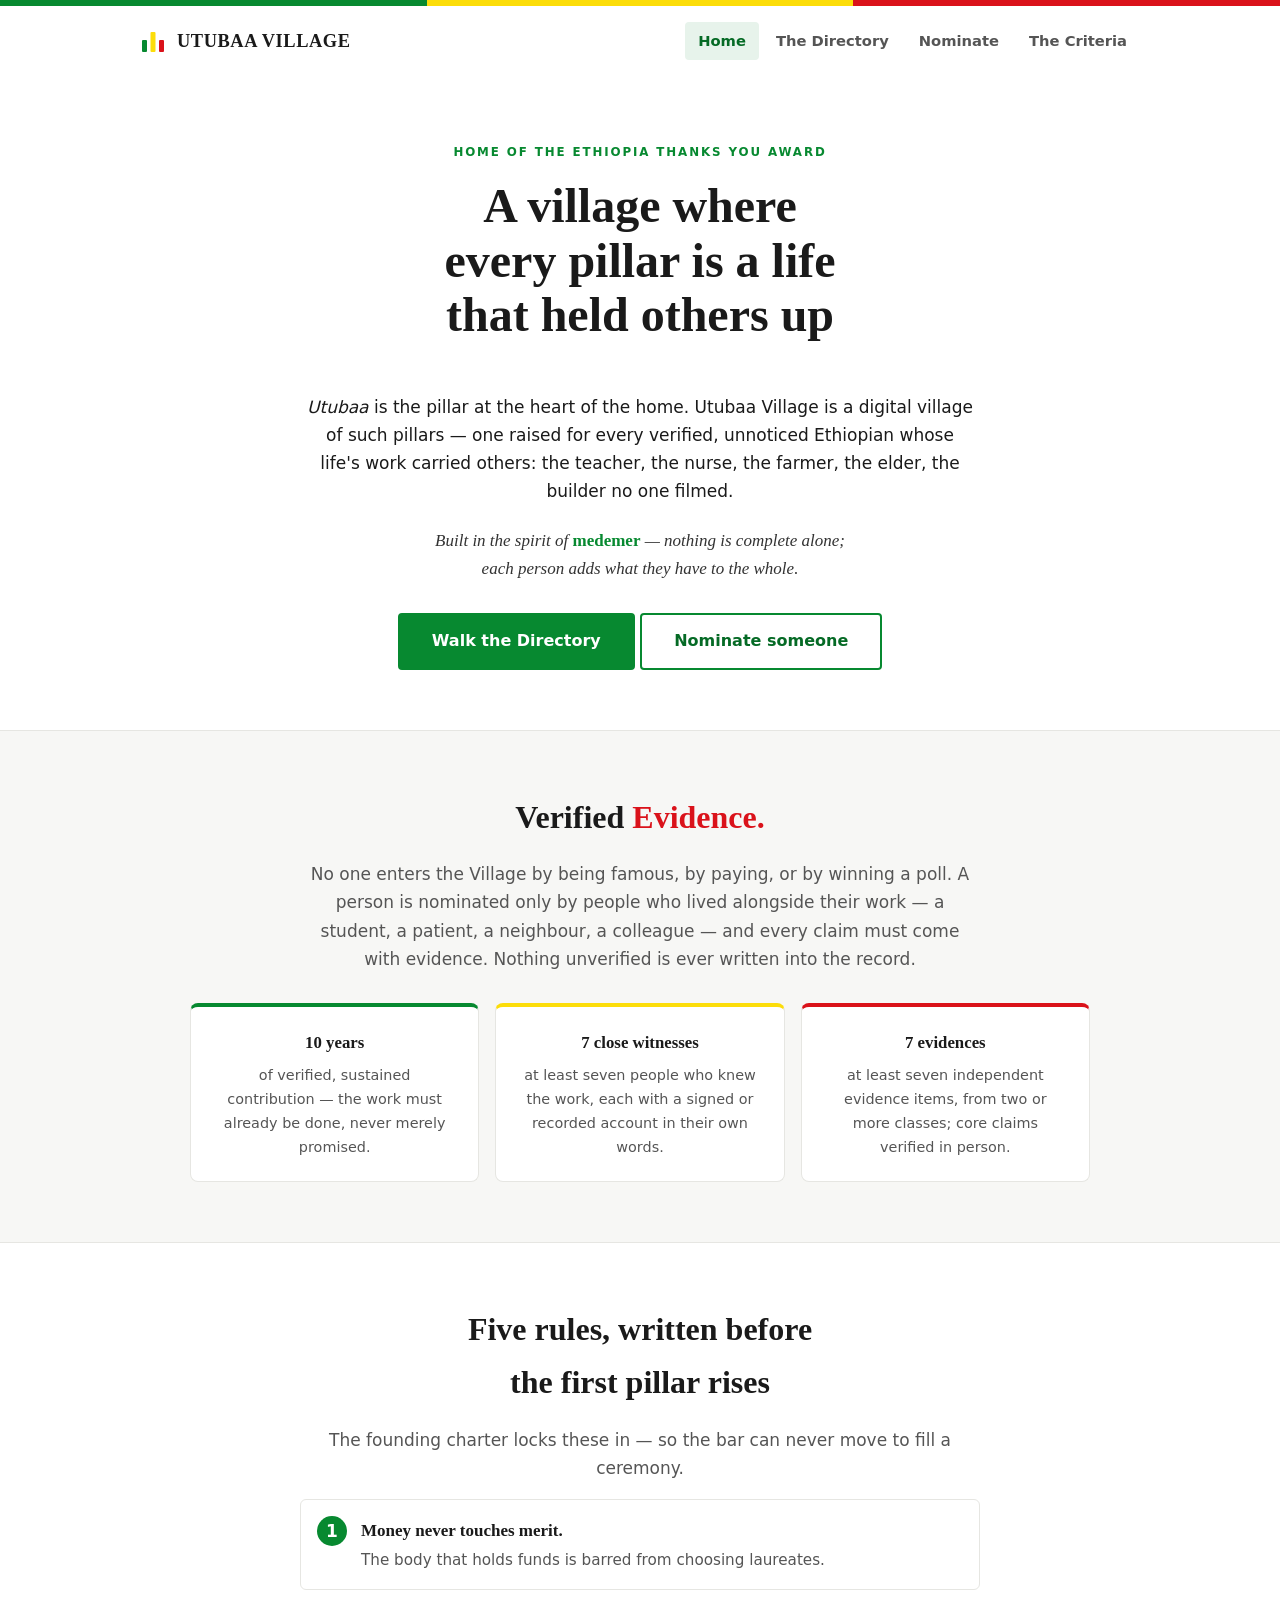
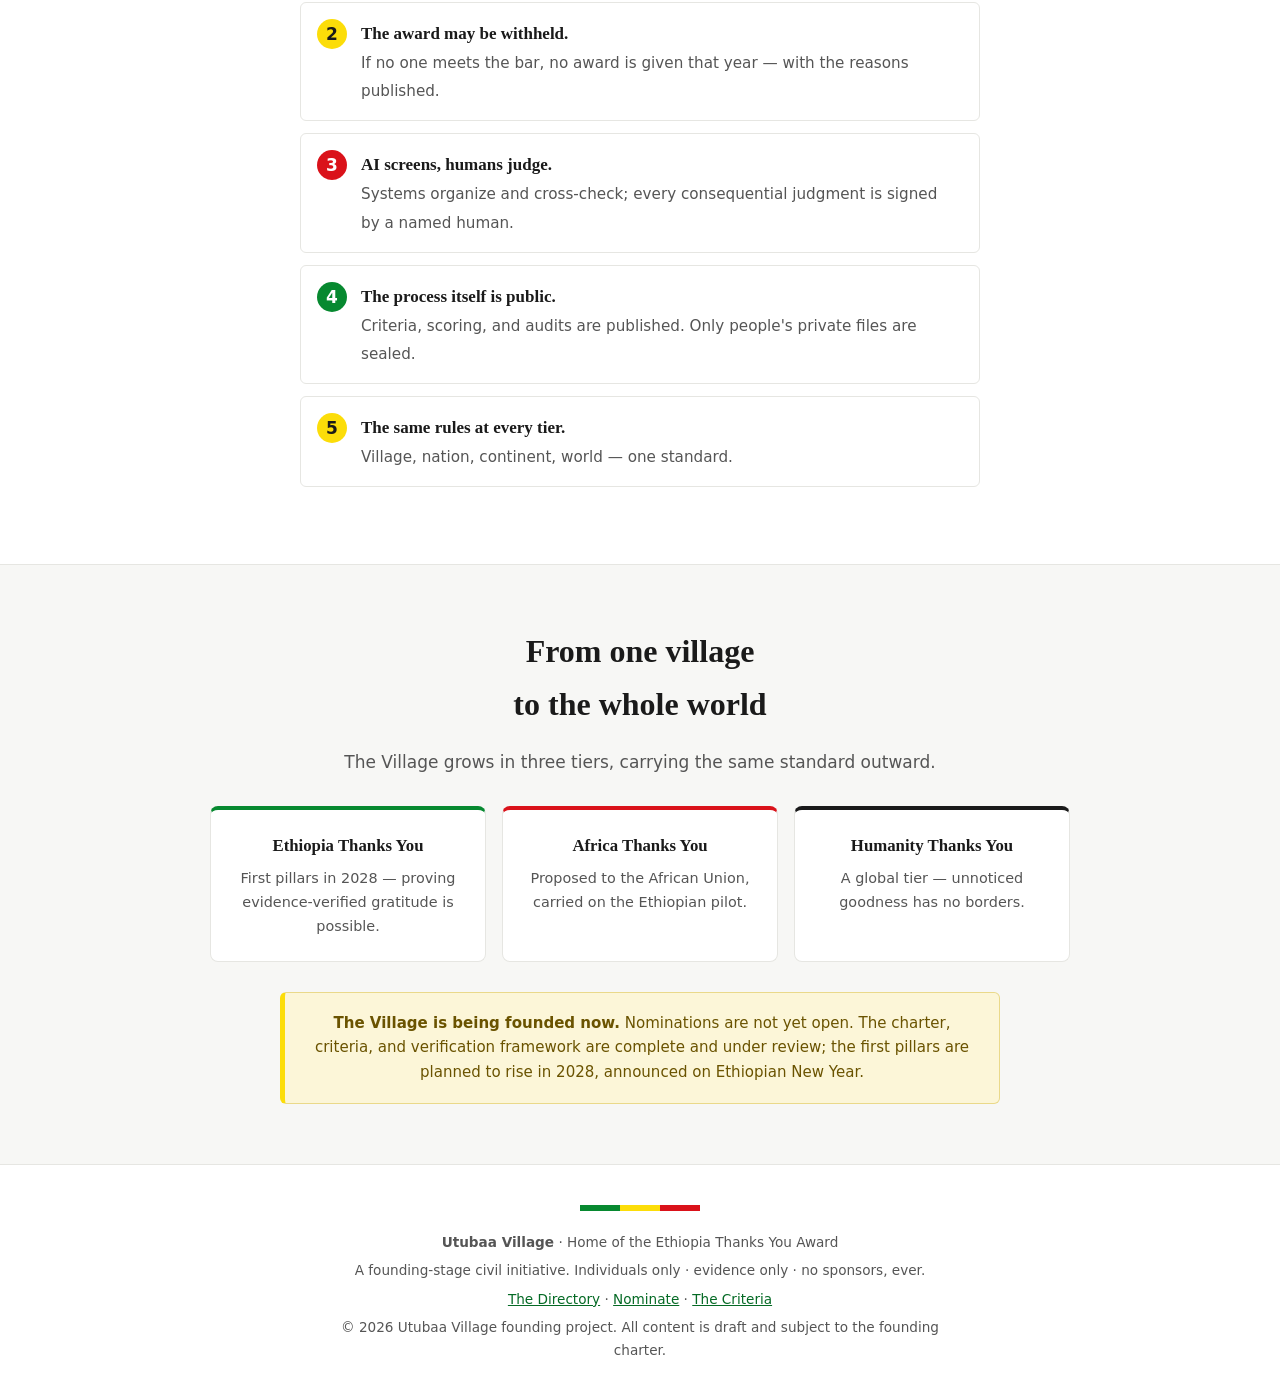
<file: index.html>
<!DOCTYPE html>
<html lang="en">
<head>
<meta charset="UTF-8">
<meta name="viewport" content="width=device-width, initial-scale=1.0">
<title>Utubaa Village — Home of the Ethiopia Thanks You Award</title>
<meta name="description" content="Utubaa Village is a digital village of pillars — one for every verified, unnoticed life that held others up. Home of the Ethiopia Thanks You Award.">
<link rel="icon" type="image/svg+xml" href="favicon.svg">
<link rel="stylesheet" href="styles.css">
</head>
<body>
<div class="tricolor" aria-hidden="true"><span class="g"></span><span class="y"></span><span class="r"></span></div>

<nav class="nav">
  <a class="brand" href="index.html">
    <svg width="26" height="26" viewBox="0 0 26 26" aria-hidden="true">
      <rect x="2" y="12" width="5" height="12" rx="1" fill="#078930"/>
      <rect x="10.5" y="4" width="5" height="20" rx="1" fill="#FCDD09"/>
      <rect x="19" y="12" width="5" height="12" rx="1" fill="#DA121A"/>
    </svg>
    UTUBAA VILLAGE
  </a>
  <div class="nav-links">
    <a href="index.html" class="active">Home</a>
    <a href="directory.html">The Directory</a>
    <a href="nominate.html">Nominate</a>
    <a href="about.html">The Criteria</a>
  </div>
</nav>

<main>
  <section class="band">
    <div class="box">
      <span class="eyebrow">Home of the Ethiopia Thanks You Award</span>
      <h1>A village where every pillar is a life that held others up</h1>
      <div class="pillars-mark" aria-hidden="true"><span class="pm-g"></span><span class="pm-y"></span><span class="pm-r"></span><span class="pm-y"></span><span class="pm-g"></span></div>
      <p><i>Utubaa</i> is the pillar at the heart of the home. Utubaa Village is a digital village of such pillars — one raised for every verified, unnoticed Ethiopian whose life's work carried others: the teacher, the nurse, the farmer, the elder, the builder no one filmed.</p>
      <p class="serif" style="font-style:italic;color:#333;max-width:52ch;margin:22px auto 30px;">Built in the spirit of <b style="color:var(--green);font-style:normal;">medemer</b> — nothing is complete alone; each person adds what they have to the whole.</p>
      <a class="cta" href="directory.html">Walk the Directory</a>
      <a class="cta ghost" href="nominate.html">Nominate someone</a>
    </div>
  </section>

  <section class="band soft">
    <div class="box">
      <h2>Verified <span class="kicker-red">Evidence.</span></h2>
      <p class="sub">No one enters the Village by being famous, by paying, or by winning a poll. A person is nominated only by people who lived alongside their work — a student, a patient, a neighbour, a colleague — and every claim must come with evidence. Nothing unverified is ever written into the record.</p>
    </div>
    <div class="crit-grid">
      <div class="crit"><h3>10 years</h3><p>of verified, sustained contribution — the work must already be done, never merely promised.</p></div>
      <div class="crit"><h3>7 close witnesses</h3><p>at least seven people who knew the work, each with a signed or recorded account in their own words.</p></div>
      <div class="crit"><h3>7 evidences</h3><p>at least seven independent evidence items, from two or more classes; core claims verified in person.</p></div>
    </div>
  </section>

  <section class="band">
    <div class="box">
      <h2>Five rules, written before the first pillar rises</h2>
      <p class="sub">The founding charter locks these in — so the bar can never move to fill a ceremony.</p>
      <ol class="rules" style="counter-reset:rule;list-style:none;padding:0;max-width:680px;margin-inline:auto;">
        <li style="background:var(--paper);border:1px solid var(--line);border-radius:6px;padding:16px 20px 16px 60px;position:relative;margin-bottom:12px;"><b class="serif">Money never touches merit.</b><br><span style="color:var(--muted);font-size:.95rem;">The body that holds funds is barred from choosing laureates.</span></li>
        <li style="background:var(--paper);border:1px solid var(--line);border-radius:6px;padding:16px 20px 16px 60px;position:relative;margin-bottom:12px;"><b class="serif">The award may be withheld.</b><br><span style="color:var(--muted);font-size:.95rem;">If no one meets the bar, no award is given that year — with the reasons published.</span></li>
        <li style="background:var(--paper);border:1px solid var(--line);border-radius:6px;padding:16px 20px 16px 60px;position:relative;margin-bottom:12px;"><b class="serif">AI screens, humans judge.</b><br><span style="color:var(--muted);font-size:.95rem;">Systems organize and cross-check; every consequential judgment is signed by a named human.</span></li>
        <li style="background:var(--paper);border:1px solid var(--line);border-radius:6px;padding:16px 20px 16px 60px;position:relative;margin-bottom:12px;"><b class="serif">The process itself is public.</b><br><span style="color:var(--muted);font-size:.95rem;">Criteria, scoring, and audits are published. Only people's private files are sealed.</span></li>
        <li style="background:var(--paper);border:1px solid var(--line);border-radius:6px;padding:16px 20px 16px 60px;position:relative;margin-bottom:12px;"><b class="serif">The same rules at every tier.</b><br><span style="color:var(--muted);font-size:.95rem;">Village, nation, continent, world — one standard.</span></li>
      </ol>
      <style>ol.rules li::before{content:counter(rule);counter-increment:rule;position:absolute;left:16px;top:16px;width:30px;height:30px;border-radius:50%;background:var(--green);color:#fff;font-weight:700;display:flex;align-items:center;justify-content:center;}ol.rules li:nth-child(2)::before{background:var(--yellow);color:var(--ink);}ol.rules li:nth-child(3)::before{background:var(--red);}ol.rules li:nth-child(5)::before{background:var(--yellow);color:var(--ink);}</style>
    </div>
  </section>

  <section class="band soft">
    <div class="box">
      <h2>From one village to the whole world</h2>
      <p class="sub">The Village grows in three tiers, carrying the same standard outward.</p>
    </div>
    <div class="crit-grid" style="max-width:900px;">
      <div class="crit" style="border-top-color:var(--green);"><h3>Ethiopia Thanks You</h3><p>First pillars in 2028 — proving evidence-verified gratitude is possible.</p></div>
      <div class="crit" style="border-top-color:var(--red);"><h3>Africa Thanks You</h3><p>Proposed to the African Union, carried on the Ethiopian pilot.</p></div>
      <div class="crit" style="border-top-color:var(--ink);"><h3>Humanity Thanks You</h3><p>A global tier — unnoticed goodness has no borders.</p></div>
    </div>
    <div class="notice"><b>The Village is being founded now.</b> Nominations are not yet open. The charter, criteria, and verification framework are complete and under review; the first pillars are planned to rise in 2028, announced on Ethiopian New Year.</div>
  </section>
</main>

<footer class="site">
  <div class="tricolor" aria-hidden="true" style="max-width:120px;margin:0 auto 20px;"><span class="g"></span><span class="y"></span><span class="r"></span></div>
  <p><b>Utubaa Village</b> · Home of the Ethiopia Thanks You Award</p>
  <p>A founding-stage civil initiative. Individuals only · evidence only · no sponsors, ever.</p>
  <p><a href="directory.html">The Directory</a> · <a href="nominate.html">Nominate</a> · <a href="about.html">The Criteria</a></p>
  <p>© 2026 Utubaa Village founding project. All content is draft and subject to the founding charter.</p>
</footer>
</body>
</html>
</file>
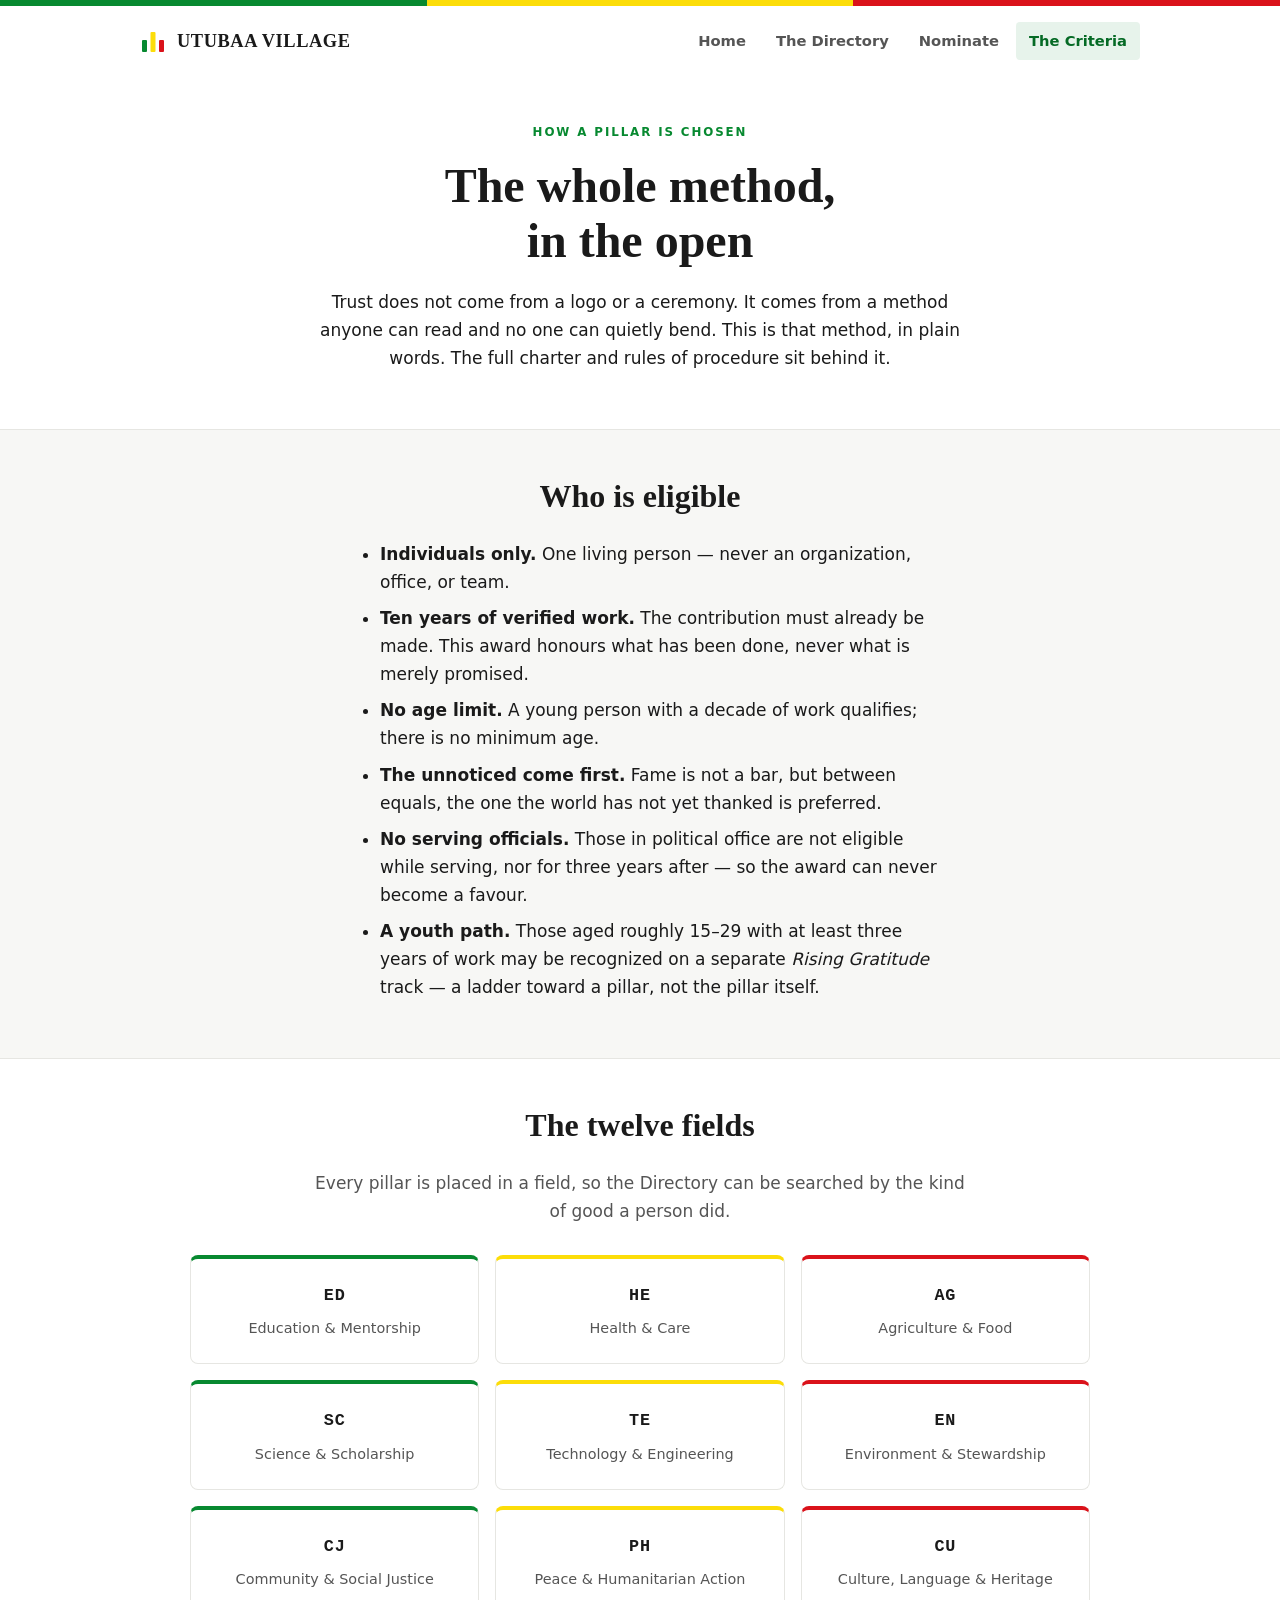
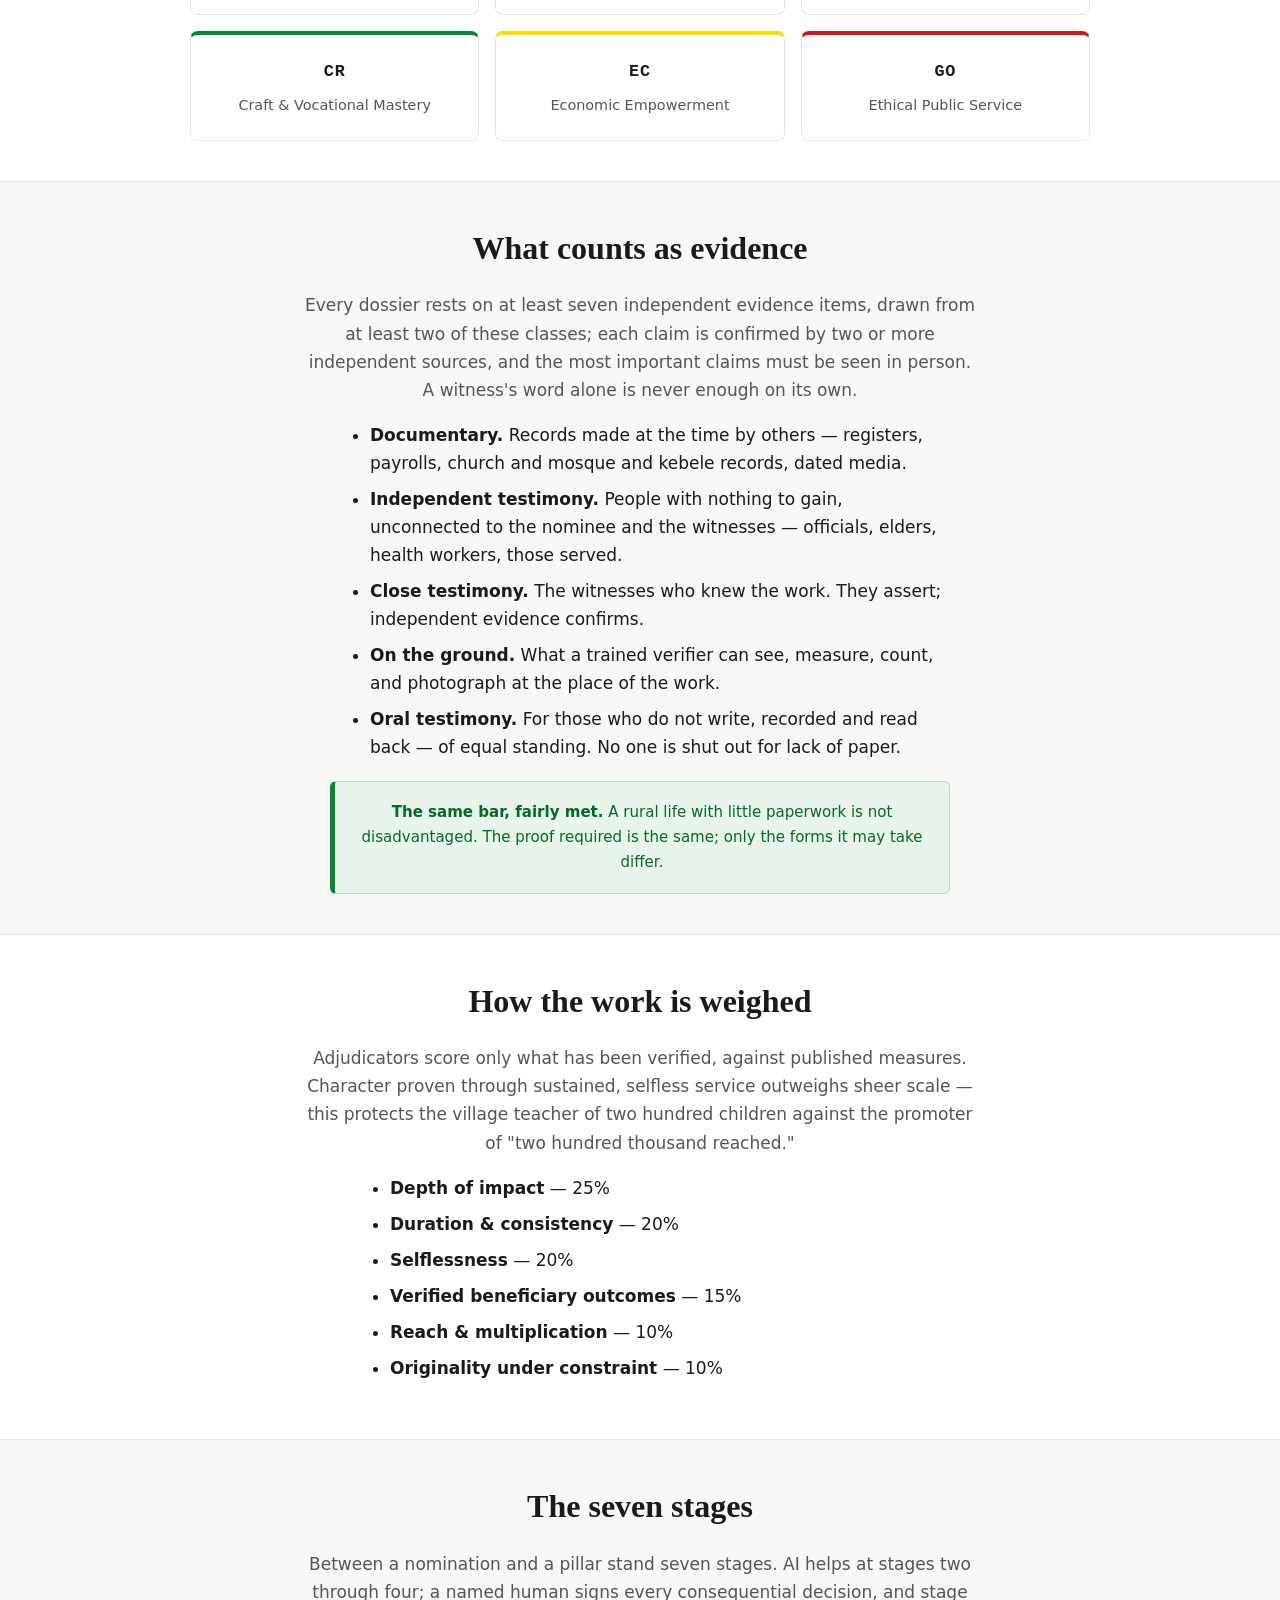
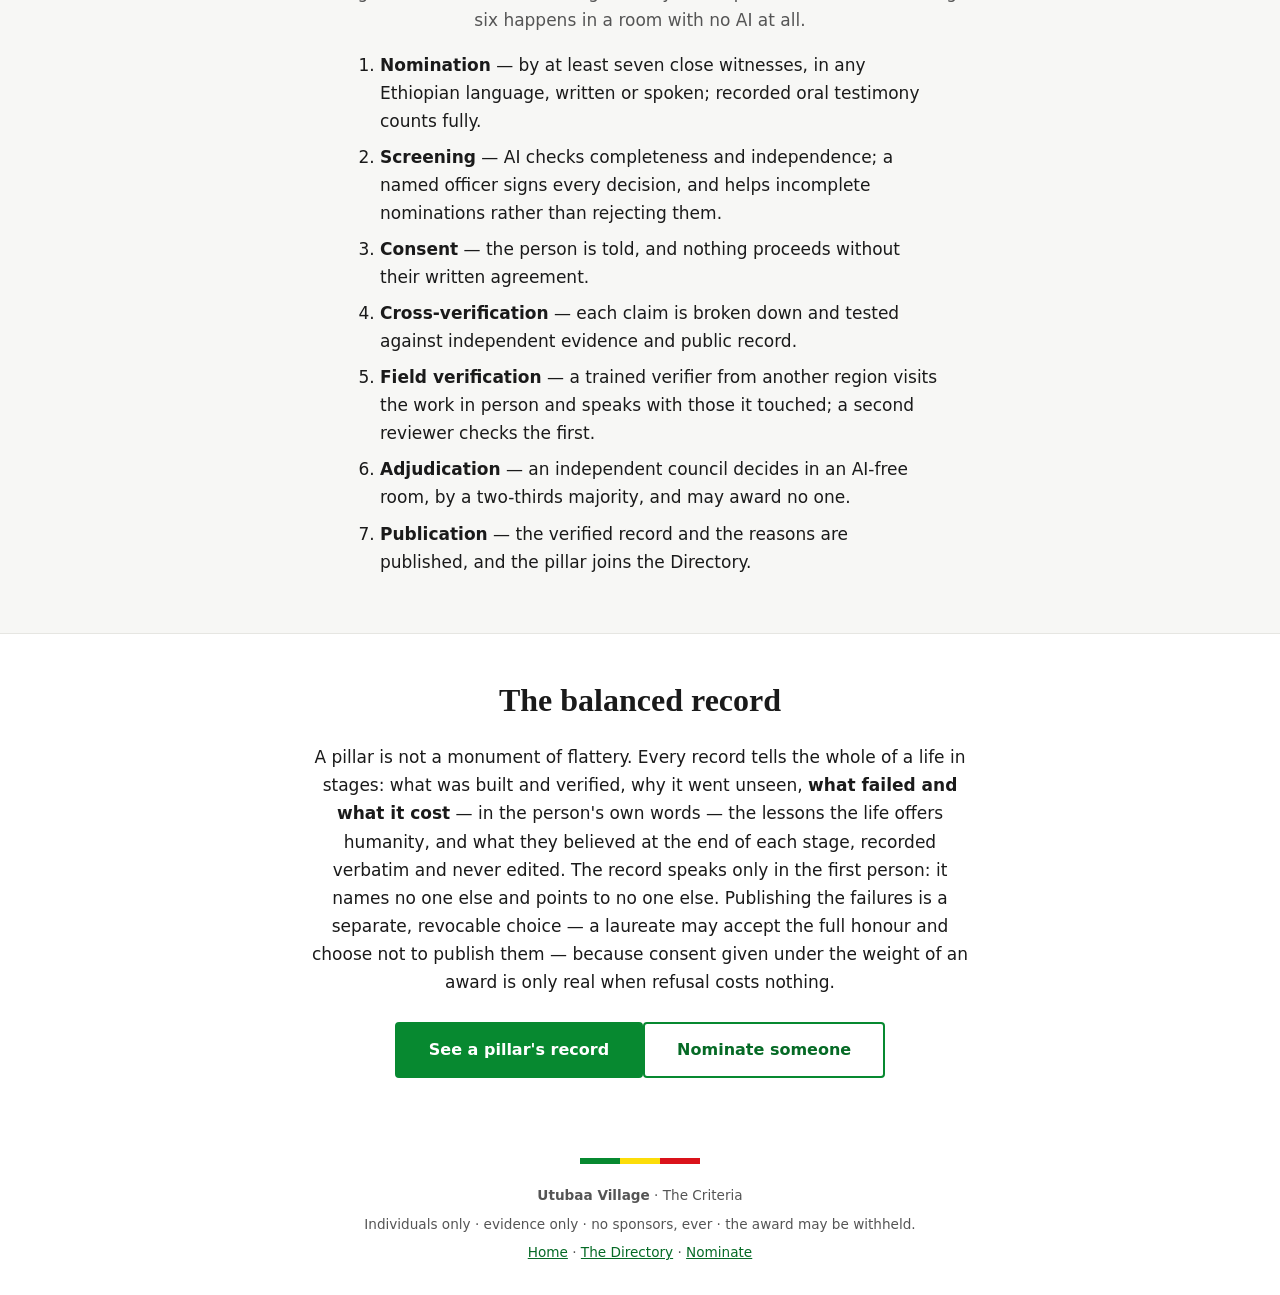
<file: about.html>
<!DOCTYPE html>
<html lang="en">
<head>
<meta charset="UTF-8">
<meta name="viewport" content="width=device-width, initial-scale=1.0">
<title>The Criteria — Utubaa Village</title>
<meta name="description" content="How a pillar is chosen: eligibility, the fields, the evidence rules, the scoring, and the seven-stage verification pipeline of the Ethiopia Thanks You Award.">
<link rel="icon" type="image/svg+xml" href="favicon.svg">
<link rel="stylesheet" href="styles.css">
</head>
<body>
<div class="tricolor" aria-hidden="true"><span class="g"></span><span class="y"></span><span class="r"></span></div>

<nav class="nav">
  <a class="brand" href="index.html">
    <svg width="26" height="26" viewBox="0 0 26 26" aria-hidden="true">
      <rect x="2" y="12" width="5" height="12" rx="1" fill="#078930"/><rect x="10.5" y="4" width="5" height="20" rx="1" fill="#FCDD09"/><rect x="19" y="12" width="5" height="12" rx="1" fill="#DA121A"/>
    </svg>
    UTUBAA VILLAGE
  </a>
  <div class="nav-links">
    <a href="index.html">Home</a>
    <a href="directory.html">The Directory</a>
    <a href="nominate.html">Nominate</a>
    <a href="about.html" class="active">The Criteria</a>
  </div>
</nav>

<main>
  <section class="band tight">
    <div class="box">
      <span class="eyebrow">How a pillar is chosen</span>
      <h1>The whole method, in the open</h1>
      <p>Trust does not come from a logo or a ceremony. It comes from a method anyone can read and no one can quietly bend. This is that method, in plain words. The full charter and rules of procedure sit behind it.</p>
    </div>
  </section>

  <section class="band soft tight">
    <div class="box"><h2>Who is eligible</h2></div>
    <div class="box" style="max-width:640px;">
      <ul>
        <li><b>Individuals only.</b> One living person — never an organization, office, or team.</li>
        <li><b>Ten years of verified work.</b> The contribution must already be made. This award honours what has been done, never what is merely promised.</li>
        <li><b>No age limit.</b> A young person with a decade of work qualifies; there is no minimum age.</li>
        <li><b>The unnoticed come first.</b> Fame is not a bar, but between equals, the one the world has not yet thanked is preferred.</li>
        <li><b>No serving officials.</b> Those in political office are not eligible while serving, nor for three years after — so the award can never become a favour.</li>
        <li><b>A youth path.</b> Those aged roughly 15–29 with at least three years of work may be recognized on a separate <i>Rising Gratitude</i> track — a ladder toward a pillar, not the pillar itself.</li>
      </ul>
    </div>
  </section>

  <section class="band tight">
    <div class="box"><h2>The twelve fields</h2><p class="sub">Every pillar is placed in a field, so the Directory can be searched by the kind of good a person did.</p></div>
    <div class="crit-grid" id="fieldGrid"></div>
  </section>

  <section class="band soft tight">
    <div class="box"><h2>What counts as evidence</h2>
      <p class="sub">Every dossier rests on at least seven independent evidence items, drawn from at least two of these classes; each claim is confirmed by two or more independent sources, and the most important claims must be seen in person. A witness's word alone is never enough on its own.</p>
    </div>
    <div class="box" style="max-width:660px;">
      <ul>
        <li><b>Documentary.</b> Records made at the time by others — registers, payrolls, church and mosque and kebele records, dated media.</li>
        <li><b>Independent testimony.</b> People with nothing to gain, unconnected to the nominee and the witnesses — officials, elders, health workers, those served.</li>
        <li><b>Close testimony.</b> The witnesses who knew the work. They assert; independent evidence confirms.</li>
        <li><b>On the ground.</b> What a trained verifier can see, measure, count, and photograph at the place of the work.</li>
        <li><b>Oral testimony.</b> For those who do not write, recorded and read back — of equal standing. No one is shut out for lack of paper.</li>
      </ul>
      <div class="notice green" style="margin-top:20px;"><b>The same bar, fairly met.</b> A rural life with little paperwork is not disadvantaged. The proof required is the same; only the forms it may take differ.</div>
    </div>
  </section>

  <section class="band tight">
    <div class="box"><h2>How the work is weighed</h2>
      <p class="sub">Adjudicators score only what has been verified, against published measures. Character proven through sustained, selfless service outweighs sheer scale — this protects the village teacher of two hundred children against the promoter of "two hundred thousand reached."</p>
    </div>
    <div class="box" style="max-width:620px;">
      <ul>
        <li><b>Depth of impact</b> — 25%</li>
        <li><b>Duration &amp; consistency</b> — 20%</li>
        <li><b>Selflessness</b> — 20%</li>
        <li><b>Verified beneficiary outcomes</b> — 15%</li>
        <li><b>Reach &amp; multiplication</b> — 10%</li>
        <li><b>Originality under constraint</b> — 10%</li>
      </ul>
    </div>
  </section>

  <section class="band soft tight">
    <div class="box"><h2>The seven stages</h2><p class="sub">Between a nomination and a pillar stand seven stages. AI helps at stages two through four; a named human signs every consequential decision, and stage six happens in a room with no AI at all.</p></div>
    <div class="box" style="max-width:640px;">
      <ol>
        <li><b>Nomination</b> — by at least seven close witnesses, in any Ethiopian language, written or spoken; recorded oral testimony counts fully.</li>
        <li><b>Screening</b> — AI checks completeness and independence; a named officer signs every decision, and helps incomplete nominations rather than rejecting them.</li>
        <li><b>Consent</b> — the person is told, and nothing proceeds without their written agreement.</li>
        <li><b>Cross-verification</b> — each claim is broken down and tested against independent evidence and public record.</li>
        <li><b>Field verification</b> — a trained verifier from another region visits the work in person and speaks with those it touched; a second reviewer checks the first.</li>
        <li><b>Adjudication</b> — an independent council decides in an AI-free room, by a two-thirds majority, and may award no one.</li>
        <li><b>Publication</b> — the verified record and the reasons are published, and the pillar joins the Directory.</li>
      </ol>
    </div>
  </section>

  <section class="band tight">
    <div class="box">
      <h2>The balanced record</h2>
      <p>A pillar is not a monument of flattery. Every record tells the whole of a life in stages: what was built and verified, why it went unseen, <b>what failed and what it cost</b> — in the person's own words — the lessons the life offers humanity, and what they believed at the end of each stage, recorded verbatim and never edited. The record speaks only in the first person: it names no one else and points to no one else. Publishing the failures is a separate, revocable choice — a laureate may accept the full honour and choose not to publish them — because consent given under the weight of an award is only real when refusal costs nothing.</p>
      <div style="margin-top:26px;"><a class="cta" href="directory.html">See a pillar's record</a><a class="cta ghost" href="nominate.html">Nominate someone</a></div>
    </div>
  </section>
</main>

<footer class="site">
  <div class="tricolor" aria-hidden="true" style="max-width:120px;margin:0 auto 20px;"><span class="g"></span><span class="y"></span><span class="r"></span></div>
  <p><b>Utubaa Village</b> · The Criteria</p>
  <p>Individuals only · evidence only · no sponsors, ever · the award may be withheld.</p>
  <p><a href="index.html">Home</a> · <a href="directory.html">The Directory</a> · <a href="nominate.html">Nominate</a></p>
</footer>

<script src="laureates.js"></script>
<script>
  var g = document.getElementById('fieldGrid');
  g.innerHTML = Object.keys(FIELDS).map(function(code){
    return '<div class="crit"><h3><span class="fieldcode">'+code+'</span></h3><p>'+FIELDS[code]+'</p></div>';
  }).join('');
</script>
</body>
</html>
</file>
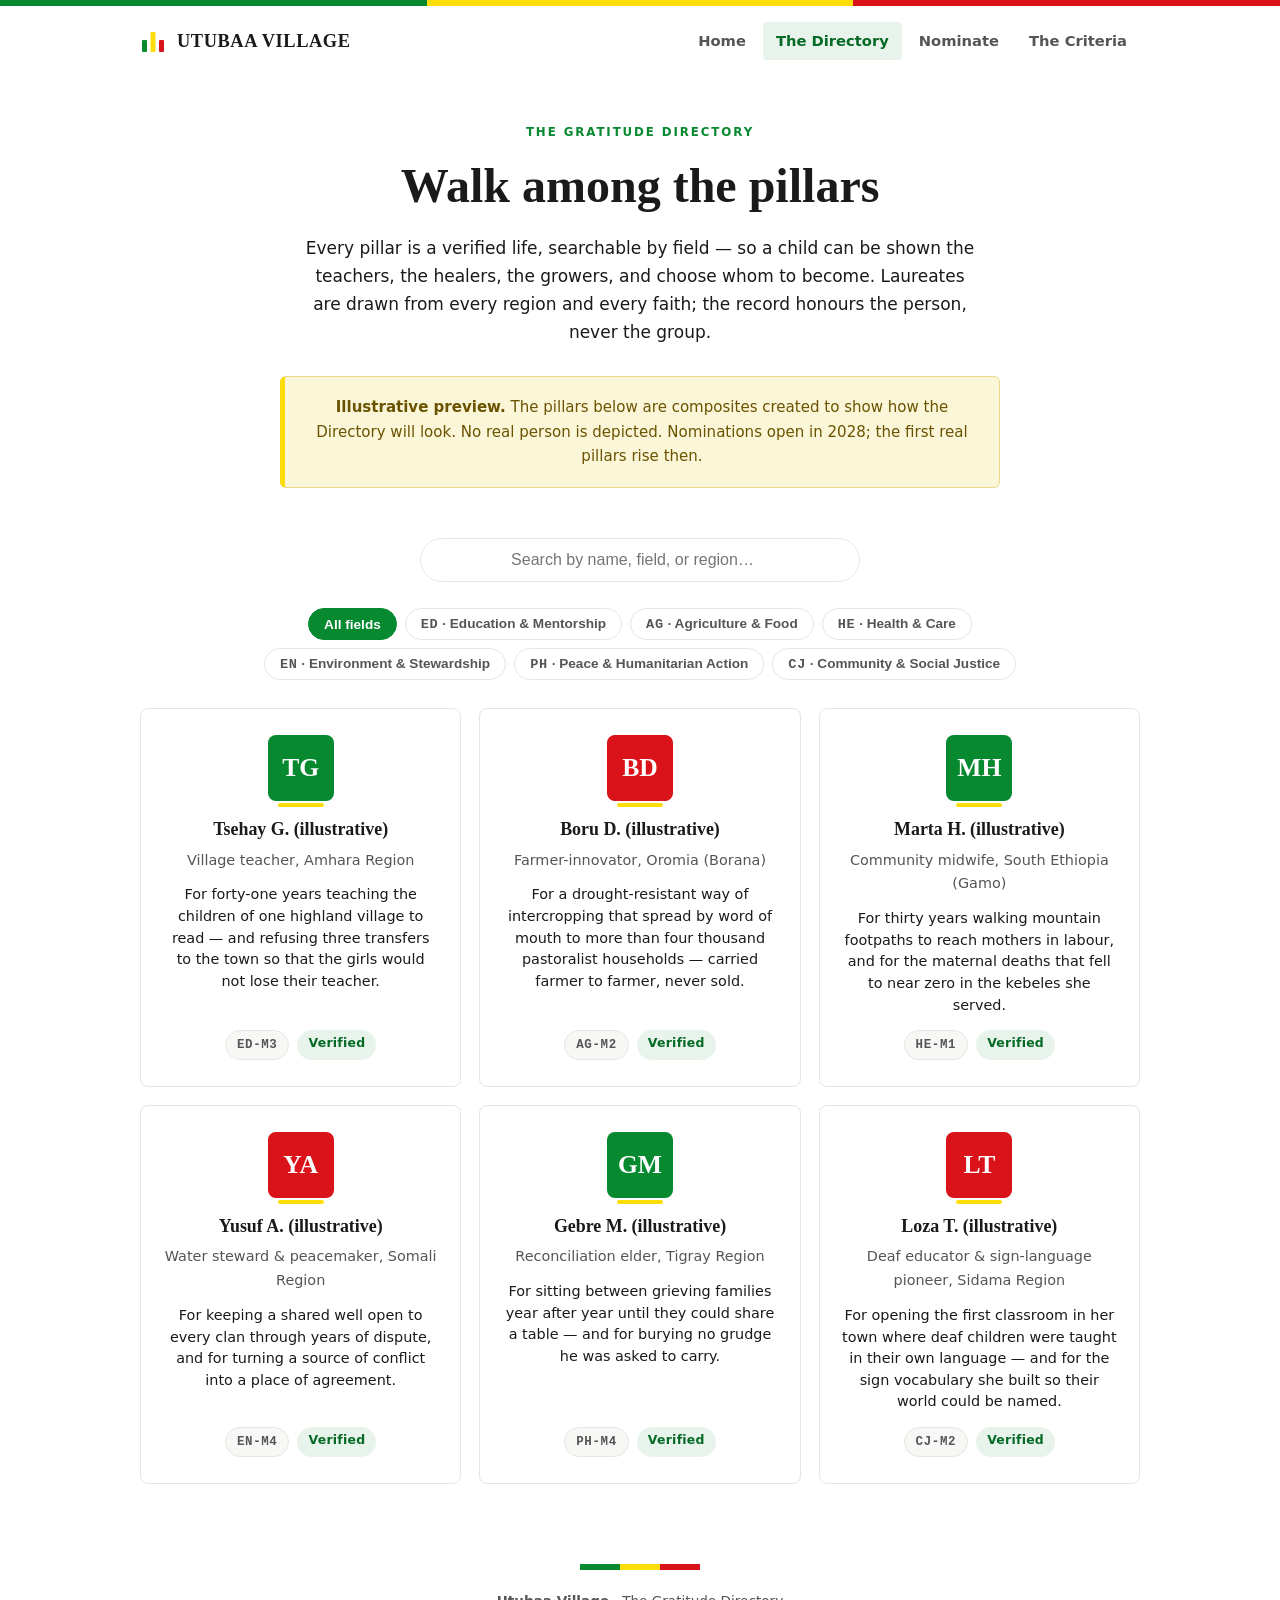
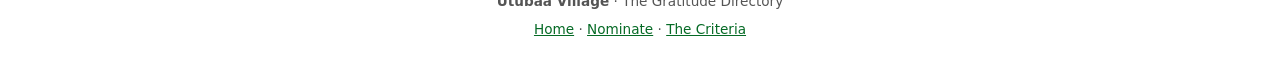
<file: directory.html>
<!DOCTYPE html>
<html lang="en">
<head>
<meta charset="UTF-8">
<meta name="viewport" content="width=device-width, initial-scale=1.0">
<title>The Directory — Utubaa Village</title>
<meta name="description" content="The Gratitude Directory: a village of pillars, searchable by field. Each pillar a verified, unnoticed life that held others up.">
<link rel="icon" type="image/svg+xml" href="favicon.svg">
<link rel="stylesheet" href="styles.css">
</head>
<body>
<div class="tricolor" aria-hidden="true"><span class="g"></span><span class="y"></span><span class="r"></span></div>

<nav class="nav">
  <a class="brand" href="index.html">
    <svg width="26" height="26" viewBox="0 0 26 26" aria-hidden="true">
      <rect x="2" y="12" width="5" height="12" rx="1" fill="#078930"/><rect x="10.5" y="4" width="5" height="20" rx="1" fill="#FCDD09"/><rect x="19" y="12" width="5" height="12" rx="1" fill="#DA121A"/>
    </svg>
    UTUBAA VILLAGE
  </a>
  <div class="nav-links">
    <a href="index.html">Home</a>
    <a href="directory.html" class="active">The Directory</a>
    <a href="nominate.html">Nominate</a>
    <a href="about.html">The Criteria</a>
  </div>
</nav>

<main>
  <section class="band tight">
    <div class="box">
      <span class="eyebrow">The Gratitude Directory</span>
      <h1>Walk among the pillars</h1>
      <p>Every pillar is a verified life, searchable by field — so a child can be shown the teachers, the healers, the growers, and choose whom to become. Laureates are drawn from every region and every faith; the record honours the person, never the group.</p>
      <div class="notice"><b>Illustrative preview.</b> The pillars below are composites created to show how the Directory will look. No real person is depicted. Nominations open in 2028; the first real pillars rise then.</div>
    </div>
  </section>

  <section class="band tight" style="padding-top:10px;">
    <input class="search" id="search" type="search" placeholder="Search by name, field, or region…" aria-label="Search the directory">
    <div class="filters" id="filters"></div>
    <div class="pillar-grid" id="grid"></div>
    <p id="empty" class="sub" style="display:none;margin-top:30px;">No pillars match that search yet.</p>
  </section>
</main>

<footer class="site">
  <div class="tricolor" aria-hidden="true" style="max-width:120px;margin:0 auto 20px;"><span class="g"></span><span class="y"></span><span class="r"></span></div>
  <p><b>Utubaa Village</b> · The Gratitude Directory</p>
  <p><a href="index.html">Home</a> · <a href="nominate.html">Nominate</a> · <a href="about.html">The Criteria</a></p>
</footer>

<script src="laureates.js"></script>
<script>
  var grid = document.getElementById('grid');
  var filtersEl = document.getElementById('filters');
  var searchEl = document.getElementById('search');
  var emptyEl = document.getElementById('empty');
  var activeField = 'ALL';

  function initials(name){ return name.replace(/\(illustrative\)/i,'').trim().split(/\s+/).slice(0,2).map(function(w){return w[0];}).join('').toUpperCase(); }

  function usedFields(){
    var s = {}; LAUREATES.forEach(function(l){ s[l.field]=true; }); return Object.keys(s);
  }

  function renderFilters(){
    var btns = '<button class="filter-btn active" data-f="ALL">All fields</button>';
    usedFields().forEach(function(code){
      btns += '<button class="filter-btn" data-f="'+code+'"><span class="fieldcode">'+code+'</span> · '+FIELDS[code]+'</button>';
    });
    filtersEl.innerHTML = btns;
    Array.prototype.forEach.call(filtersEl.querySelectorAll('.filter-btn'), function(b){
      b.addEventListener('click', function(){
        activeField = b.getAttribute('data-f');
        Array.prototype.forEach.call(filtersEl.querySelectorAll('.filter-btn'), function(x){ x.classList.remove('active'); });
        b.classList.add('active');
        render();
      });
    });
  }

  function render(){
    var q = (searchEl.value||'').toLowerCase();
    var rows = LAUREATES.filter(function(l){
      if (activeField !== 'ALL' && l.field !== activeField) return false;
      if (!q) return true;
      return (l.name+' '+l.role+' '+l.region+' '+FIELDS[l.field]+' '+l.cite).toLowerCase().indexOf(q) !== -1;
    });
    grid.innerHTML = rows.map(function(l){
      return '<a class="pillar-card" href="profile.html?id='+encodeURIComponent(l.id)+'">'
        + '<div class="monogram" style="background:'+l.color+';">'+initials(l.name)+'</div>'
        + '<h3>'+l.name+'</h3>'
        + '<p class="role">'+l.role+'</p>'
        + '<p class="cite">'+l.cite+'</p>'
        + '<div class="foot"><span class="chip field"><span class="fieldcode">'+l.field+'-'+l.mode+'</span></span>'
        + '<span class="chip verified">Verified</span></div>'
        + '</a>';
    }).join('');
    emptyEl.style.display = rows.length ? 'none' : 'block';
  }

  renderFilters();
  render();
  searchEl.addEventListener('input', render);
</script>
</body>
</html>
</file>
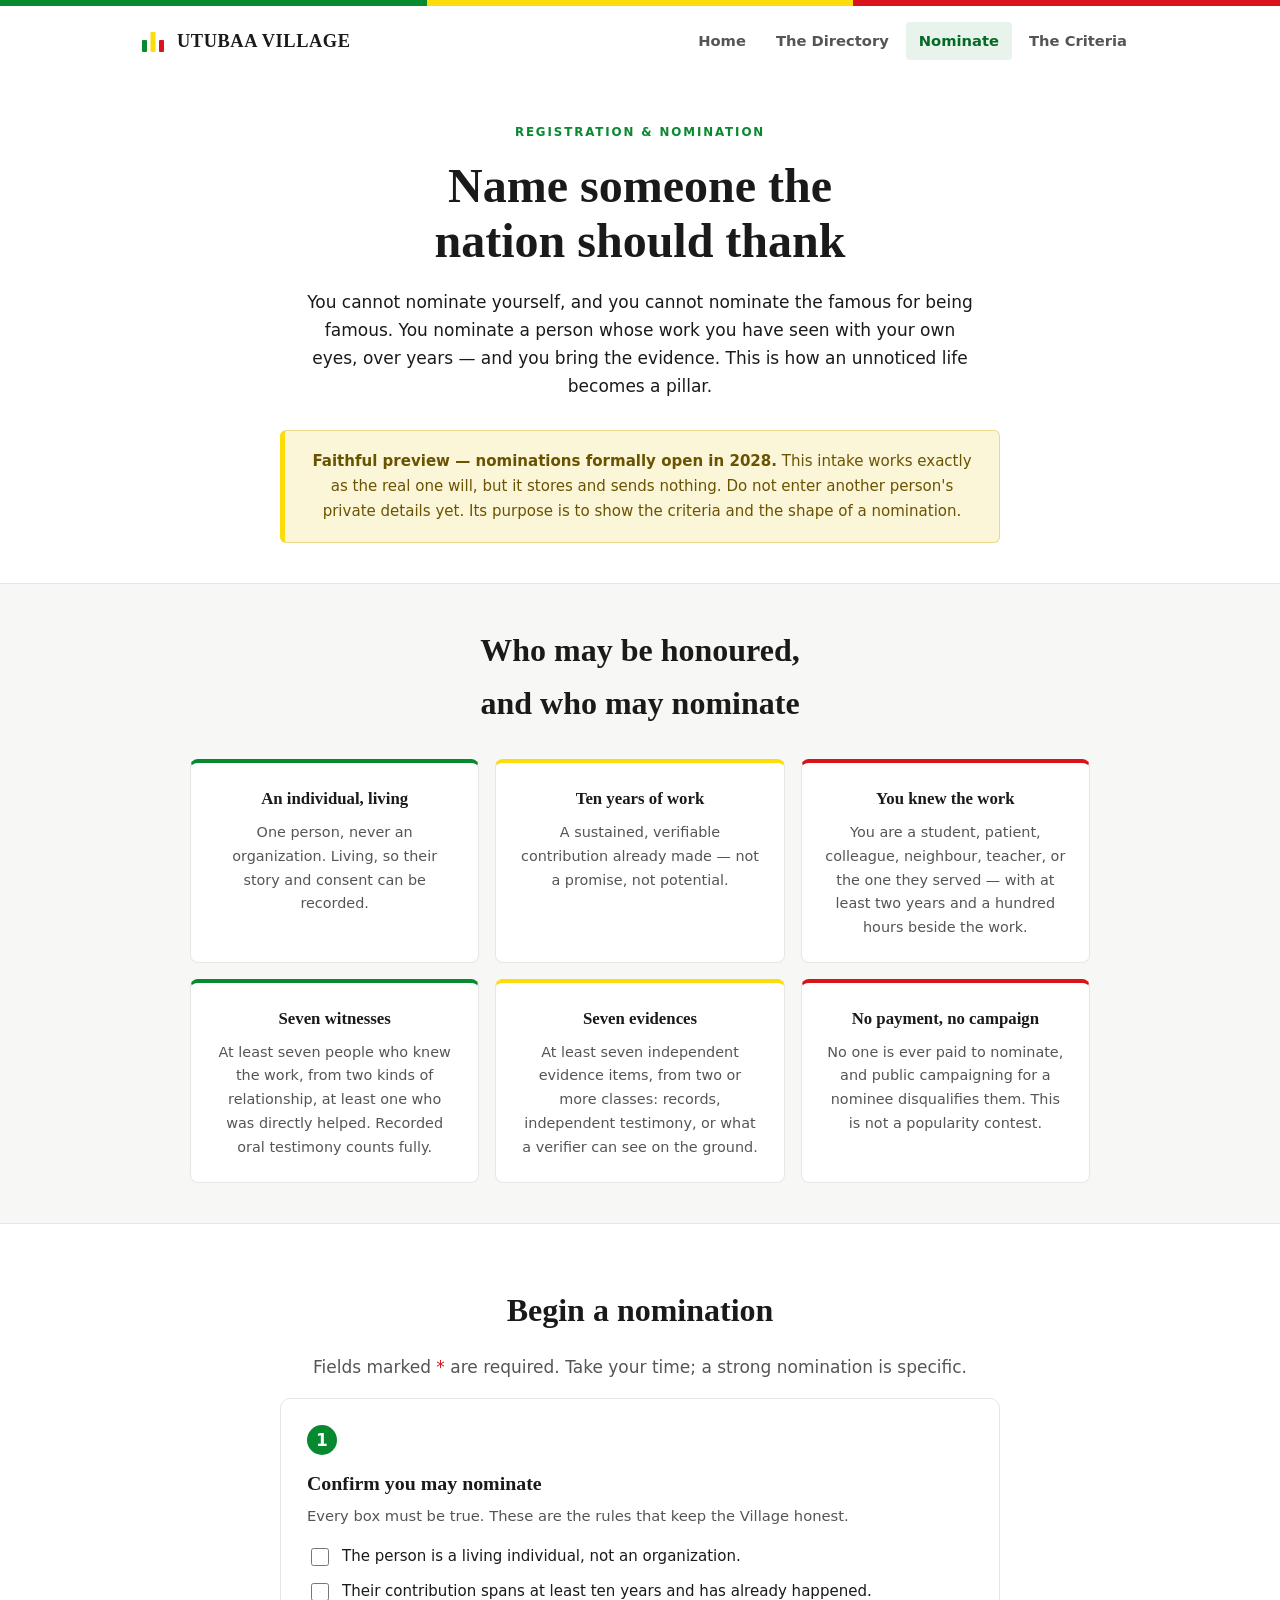
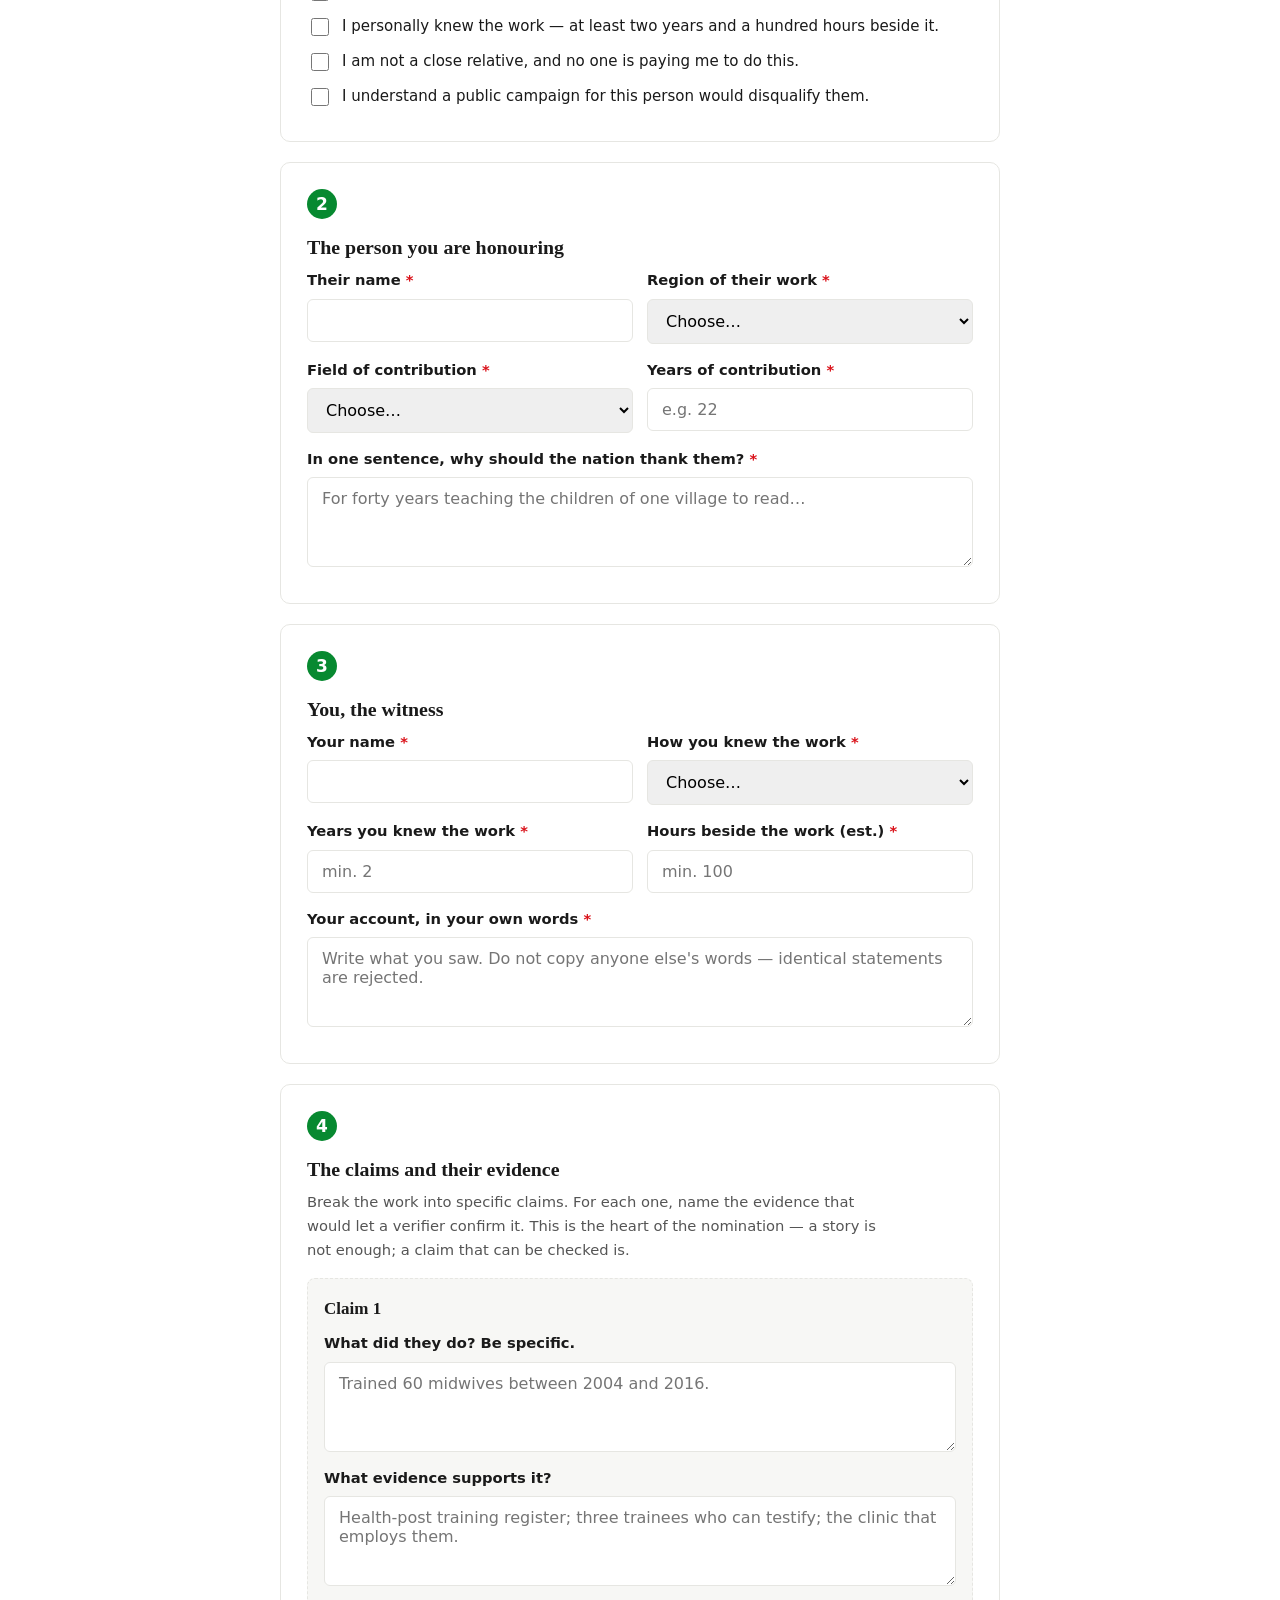
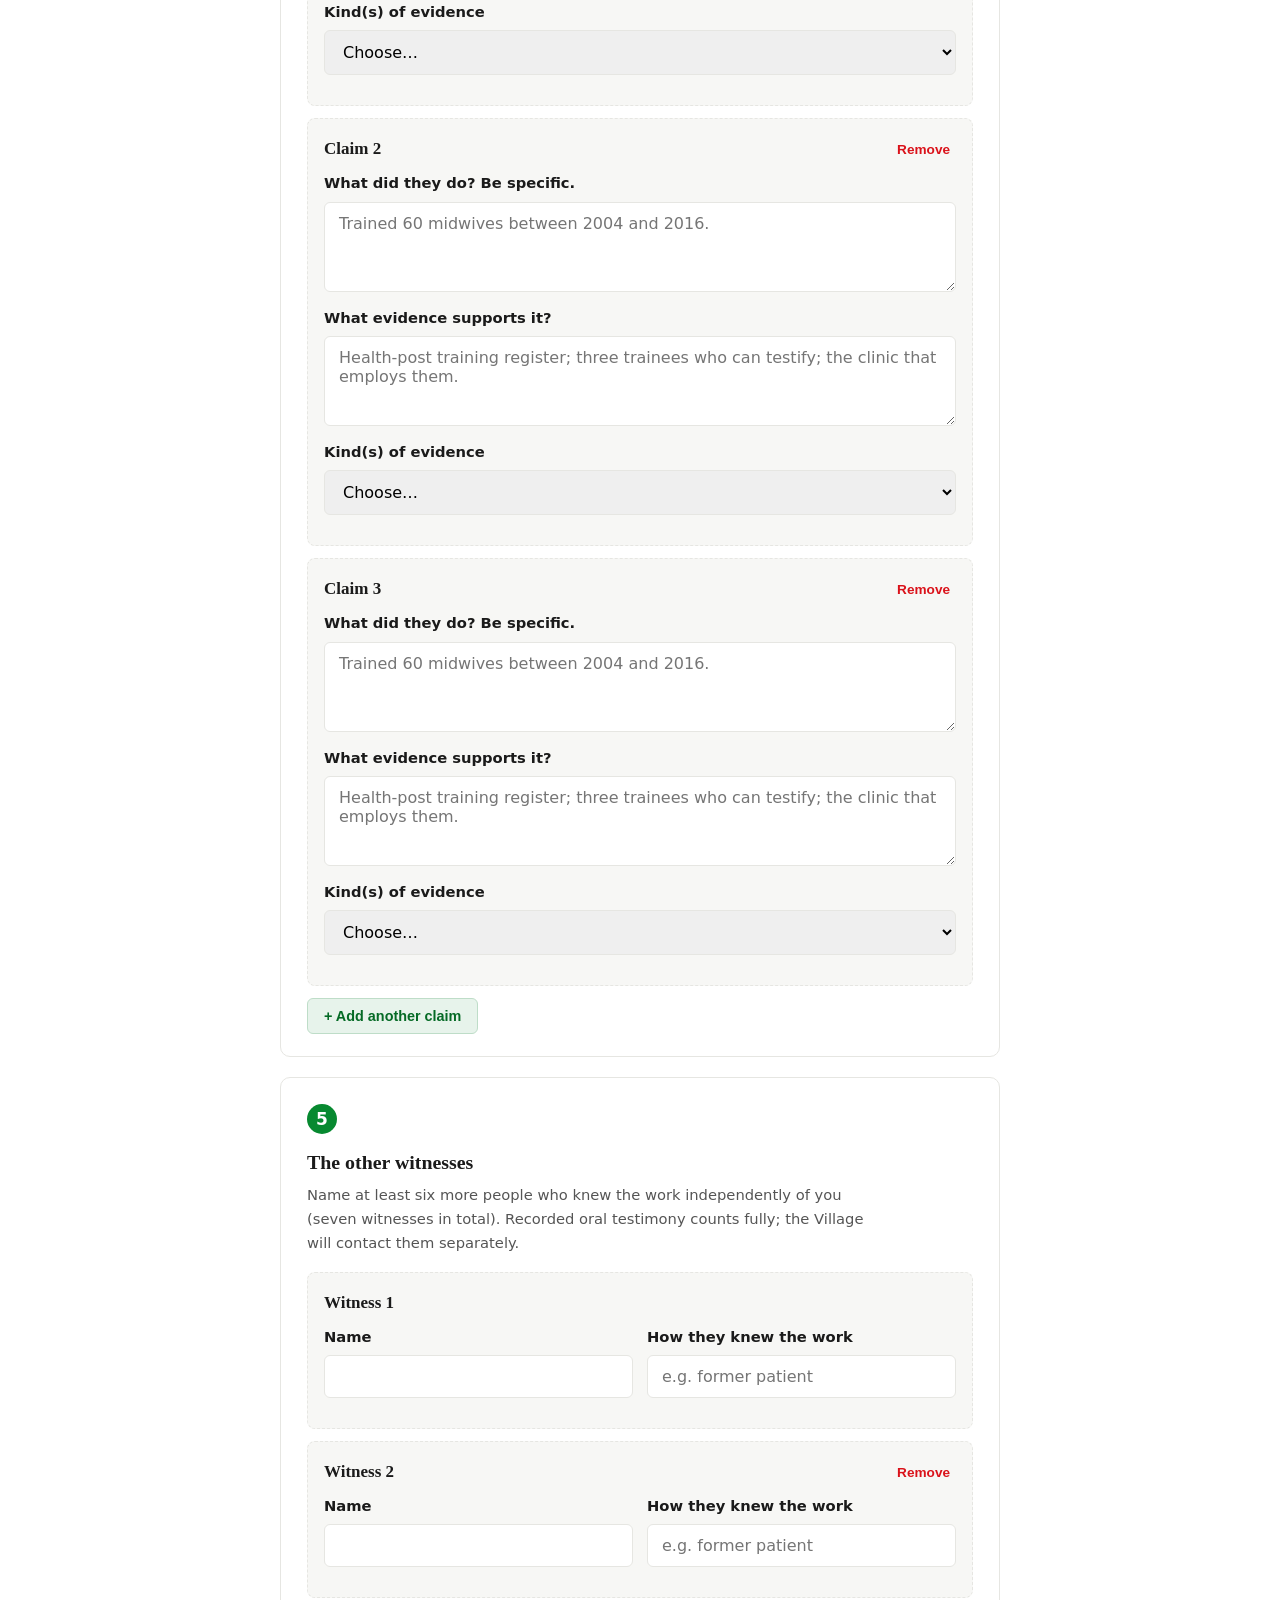
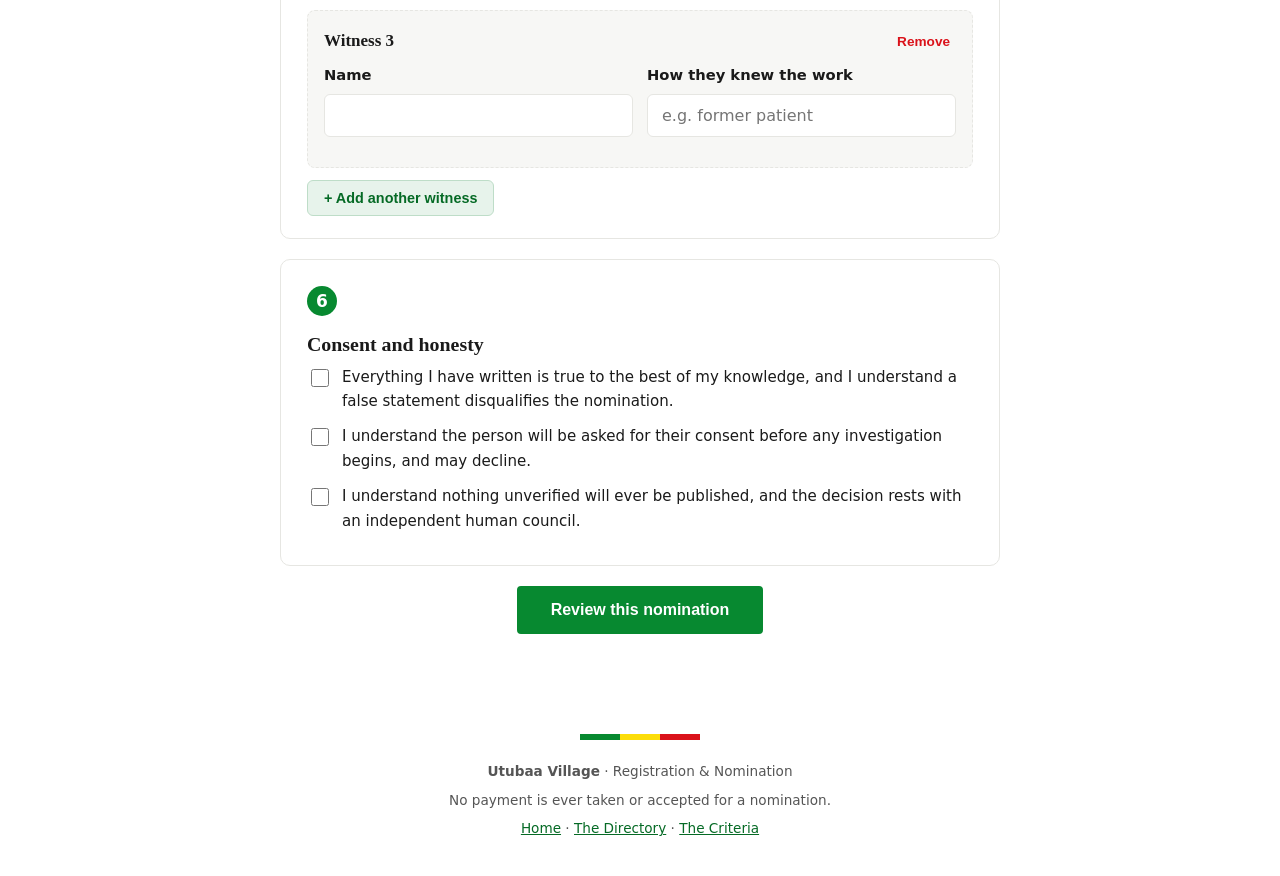
<file: nominate.html>
<!DOCTYPE html>
<html lang="en">
<head>
<meta charset="UTF-8">
<meta name="viewport" content="width=device-width, initial-scale=1.0">
<title>Nominate — Utubaa Village</title>
<meta name="description" content="Nominate an unnoticed life for the Ethiopia Thanks You Award. Evidence-based, close-witness nomination. A faithful preview of the intake.">
<link rel="icon" type="image/svg+xml" href="favicon.svg">
<link rel="stylesheet" href="styles.css">
</head>
<body>
<div class="tricolor" aria-hidden="true"><span class="g"></span><span class="y"></span><span class="r"></span></div>

<nav class="nav">
  <a class="brand" href="index.html">
    <svg width="26" height="26" viewBox="0 0 26 26" aria-hidden="true">
      <rect x="2" y="12" width="5" height="12" rx="1" fill="#078930"/><rect x="10.5" y="4" width="5" height="20" rx="1" fill="#FCDD09"/><rect x="19" y="12" width="5" height="12" rx="1" fill="#DA121A"/>
    </svg>
    UTUBAA VILLAGE
  </a>
  <div class="nav-links">
    <a href="index.html">Home</a>
    <a href="directory.html">The Directory</a>
    <a href="nominate.html" class="active">Nominate</a>
    <a href="about.html">The Criteria</a>
  </div>
</nav>

<main>
  <section class="band tight">
    <div class="box">
      <span class="eyebrow">Registration &amp; Nomination</span>
      <h1>Name someone the nation should thank</h1>
      <p>You cannot nominate yourself, and you cannot nominate the famous for being famous. You nominate a person whose work you have seen with your own eyes, over years — and you bring the evidence. This is how an unnoticed life becomes a pillar.</p>
      <div class="notice"><b>Faithful preview — nominations formally open in 2028.</b> This intake works exactly as the real one will, but it stores and sends nothing. Do not enter another person's private details yet. Its purpose is to show the criteria and the shape of a nomination.</div>
    </div>
  </section>

  <section class="band soft tight">
    <div class="box"><h2>Who may be honoured, and who may nominate</h2></div>
    <div class="crit-grid">
      <div class="crit"><h3>An individual, living</h3><p>One person, never an organization. Living, so their story and consent can be recorded.</p></div>
      <div class="crit"><h3>Ten years of work</h3><p>A sustained, verifiable contribution already made — not a promise, not potential.</p></div>
      <div class="crit"><h3>You knew the work</h3><p>You are a student, patient, colleague, neighbour, teacher, or the one they served — with at least two years and a hundred hours beside the work.</p></div>
      <div class="crit"><h3>Seven witnesses</h3><p>At least seven people who knew the work, from two kinds of relationship, at least one who was directly helped. Recorded oral testimony counts fully.</p></div>
      <div class="crit"><h3>Seven evidences</h3><p>At least seven independent evidence items, from two or more classes: records, independent testimony, or what a verifier can see on the ground.</p></div>
      <div class="crit"><h3>No payment, no campaign</h3><p>No one is ever paid to nominate, and public campaigning for a nominee disqualifies them. This is not a popularity contest.</p></div>
    </div>
  </section>

  <section class="band">
    <div class="box"><h2>Begin a nomination</h2><p class="sub">Fields marked <span style="color:var(--red)">*</span> are required. Take your time; a strong nomination is specific.</p></div>

    <form class="form-wrap" id="nomForm" novalidate>

      <div class="form-step">
        <span class="step-num">1</span>
        <h3>Confirm you may nominate</h3>
        <p class="hint">Every box must be true. These are the rules that keep the Village honest.</p>
        <label class="check"><input type="checkbox" required> The person is a living individual, not an organization.</label>
        <label class="check"><input type="checkbox" required> Their contribution spans at least ten years and has already happened.</label>
        <label class="check"><input type="checkbox" required> I personally knew the work — at least two years and a hundred hours beside it.</label>
        <label class="check"><input type="checkbox" required> I am not a close relative, and no one is paying me to do this.</label>
        <label class="check"><input type="checkbox" required> I understand a public campaign for this person would disqualify them.</label>
      </div>

      <div class="form-step">
        <span class="step-num">2</span>
        <h3>The person you are honouring</h3>
        <div class="grid-2">
          <label class="field">Their name <span class="req">*</span><input type="text" name="nomineeName" required></label>
          <label class="field">Region of their work <span class="req">*</span>
            <select name="region" required>
              <option value="">Choose…</option>
              <option>Addis Ababa</option><option>Afar</option><option>Amhara</option><option>Benishangul-Gumuz</option>
              <option>Central Ethiopia</option><option>Dire Dawa</option><option>Gambela</option><option>Harari</option>
              <option>Oromia</option><option>Sidama</option><option>Somali</option><option>South Ethiopia</option>
              <option>South West Ethiopia</option><option>Tigray</option>
            </select>
          </label>
        </div>
        <div class="grid-2">
          <label class="field">Field of contribution <span class="req">*</span>
            <select name="field" id="fieldSelect" required><option value="">Choose…</option></select>
          </label>
          <label class="field">Years of contribution <span class="req">*</span><input type="number" name="years" min="1" placeholder="e.g. 22" required></label>
        </div>
        <label class="field">In one sentence, why should the nation thank them? <span class="req">*</span>
          <textarea name="citation" placeholder="For forty years teaching the children of one village to read…" required></textarea>
        </label>
      </div>

      <div class="form-step">
        <span class="step-num">3</span>
        <h3>You, the witness</h3>
        <div class="grid-2">
          <label class="field">Your name <span class="req">*</span><input type="text" name="yourName" required></label>
          <label class="field">How you knew the work <span class="req">*</span>
            <select name="relationship" required>
              <option value="">Choose…</option>
              <option>Someone they served / helped</option>
              <option>Their student or trainee</option>
              <option>Their teacher or mentor</option>
              <option>A colleague</option>
              <option>A supervisor or employer</option>
              <option>A neighbour / community member</option>
            </select>
          </label>
        </div>
        <div class="grid-2">
          <label class="field">Years you knew the work <span class="req">*</span><input type="number" name="relYears" min="2" placeholder="min. 2" required></label>
          <label class="field">Hours beside the work (est.) <span class="req">*</span><input type="number" name="relHours" min="100" placeholder="min. 100" required></label>
        </div>
        <label class="field">Your account, in your own words <span class="req">*</span>
          <textarea name="statement" placeholder="Write what you saw. Do not copy anyone else's words — identical statements are rejected." required></textarea>
        </label>
      </div>

      <div class="form-step">
        <span class="step-num">4</span>
        <h3>The claims and their evidence</h3>
        <p class="hint">Break the work into specific claims. For each one, name the evidence that would let a verifier confirm it. This is the heart of the nomination — a story is not enough; a claim that can be checked is.</p>
        <div id="claims"></div>
        <button type="button" class="add-btn" id="addClaim">+ Add another claim</button>
      </div>

      <div class="form-step">
        <span class="step-num">5</span>
        <h3>The other witnesses</h3>
        <p class="hint">Name at least six more people who knew the work independently of you (seven witnesses in total). Recorded oral testimony counts fully; the Village will contact them separately.</p>
        <div id="witnesses"></div>
        <button type="button" class="add-btn" id="addWitness">+ Add another witness</button>
      </div>

      <div class="form-step">
        <span class="step-num">6</span>
        <h3>Consent and honesty</h3>
        <label class="check"><input type="checkbox" required> Everything I have written is true to the best of my knowledge, and I understand a false statement disqualifies the nomination.</label>
        <label class="check"><input type="checkbox" required> I understand the person will be asked for their consent before any investigation begins, and may decline.</label>
        <label class="check"><input type="checkbox" required> I understand nothing unverified will ever be published, and the decision rests with an independent human council.</label>
      </div>

      <div class="box" style="text-align:center;">
        <button type="submit" class="cta">Review this nomination</button>
        <p class="err" id="err" style="display:none;">Please complete every required field and tick every box above.</p>
      </div>
    </form>

    <div class="form-wrap" id="reviewOut" style="display:none;">
      <div class="notice green"><b>This is what a nomination looks like.</b> In 2028 this would enter the seven-stage pipeline: screening, consent, cross-verification, field verification, and adjudication. For now, nothing has been sent or stored — this preview is yours to read.</div>
      <div class="summary-out" id="summary"></div>
      <div style="text-align:center;margin-top:18px;"><button type="button" class="cta ghost small" id="editAgain">Edit the nomination</button></div>
    </div>
  </section>
</main>

<footer class="site">
  <div class="tricolor" aria-hidden="true" style="max-width:120px;margin:0 auto 20px;"><span class="g"></span><span class="y"></span><span class="r"></span></div>
  <p><b>Utubaa Village</b> · Registration &amp; Nomination</p>
  <p>No payment is ever taken or accepted for a nomination.</p>
  <p><a href="index.html">Home</a> · <a href="directory.html">The Directory</a> · <a href="about.html">The Criteria</a></p>
</footer>

<script src="laureates.js"></script>
<script>
  // fields dropdown
  var fs = document.getElementById('fieldSelect');
  Object.keys(FIELDS).forEach(function(code){
    var o = document.createElement('option'); o.value = code; o.textContent = code + ' — ' + FIELDS[code]; fs.appendChild(o);
  });

  var claimsEl = document.getElementById('claims');
  var witsEl = document.getElementById('witnesses');
  var claimN = 0, witN = 0;

  function addClaim(){
    claimN++;
    var d = document.createElement('div');
    d.className = 'claim-row';
    d.innerHTML = '<div class="row-head"><b>Claim ' + claimN + '</b>' + (claimN>1 ? '<button type="button" class="remove-btn">Remove</button>' : '') + '</div>'
      + '<label class="field">What did they do? Be specific.<textarea name="claim" placeholder="Trained 60 midwives between 2004 and 2016."></textarea></label>'
      + '<label class="field">What evidence supports it?<textarea name="claimEvidence" placeholder="Health-post training register; three trainees who can testify; the clinic that employs them."></textarea></label>'
      + '<label class="field">Kind(s) of evidence'
      + '<select name="claimClass"><option value="">Choose…</option>'
      + '<option>Documentary record (register, payroll, dated media)</option>'
      + '<option>Independent testimony (someone unconnected to us)</option>'
      + '<option>Close testimony (a witness who knew the work)</option>'
      + '<option>Something a verifier can see or count on the ground</option>'
      + '<option>Oral testimony (recorded, for those who do not write)</option>'
      + '</select></label>';
    claimsEl.appendChild(d);
    var rm = d.querySelector('.remove-btn'); if (rm) rm.addEventListener('click', function(){ d.remove(); });
  }
  function addWitness(){
    witN++;
    var d = document.createElement('div');
    d.className = 'witness-row';
    d.innerHTML = '<div class="row-head"><b>Witness ' + witN + '</b>' + (witN>1 ? '<button type="button" class="remove-btn">Remove</button>' : '') + '</div>'
      + '<div class="grid-2"><label class="field">Name<input type="text" name="witName"></label>'
      + '<label class="field">How they knew the work<input type="text" name="witRel" placeholder="e.g. former patient"></label></div>';
    witsEl.appendChild(d);
    var rm = d.querySelector('.remove-btn'); if (rm) rm.addEventListener('click', function(){ d.remove(); });
  }
  addClaim(); addClaim(); addClaim(); addWitness(); addWitness(); addWitness();
  document.getElementById('addClaim').addEventListener('click', addClaim);
  document.getElementById('addWitness').addEventListener('click', addWitness);

  var form = document.getElementById('nomForm');
  var err = document.getElementById('err');
  form.addEventListener('submit', function(e){
    e.preventDefault();
    if (!form.checkValidity()){
      err.style.display = 'block';
      var bad = form.querySelector(':invalid'); if (bad) bad.focus();
      return;
    }
    err.style.display = 'none';
    var g = function(n){ var el = form.querySelector('[name="'+n+'"]'); return el ? el.value : ''; };
    var claims = Array.prototype.map.call(document.querySelectorAll('.claim-row'), function(r, i){
      var t = r.querySelectorAll('textarea'); var s = r.querySelector('select');
      return '  Claim '+(i+1)+': '+(t[0].value||'(blank)')+'\n     Evidence: '+(t[1].value||'(blank)')+'\n     Kind: '+(s.value||'(not chosen)');
    }).join('\n');
    var wits = Array.prototype.map.call(document.querySelectorAll('.witness-row'), function(r, i){
      var inp = r.querySelectorAll('input');
      return '  Witness '+(i+1)+': '+(inp[0].value||'(blank)')+' — '+(inp[1].value||'(blank)');
    }).join('\n');

    var out =
      'NOMINATION (preview — not submitted)\n'+
      '====================================\n\n'+
      'THE PERSON HONOURED\n'+
      '  Name:     '+g('nomineeName')+'\n'+
      '  Field:    '+g('field')+' — '+(FIELDS[g('field')]||'')+'\n'+
      '  Region:   '+g('region')+'\n'+
      '  Years:    '+g('years')+'\n'+
      '  Why:      '+g('citation')+'\n\n'+
      'THE NOMINATING WITNESS\n'+
      '  Name:         '+g('yourName')+'\n'+
      '  Relationship: '+g('relationship')+'\n'+
      '  Knew work:    '+g('relYears')+' years, ~'+g('relHours')+' hours\n'+
      '  Statement:    '+g('statement')+'\n\n'+
      'CLAIMS & EVIDENCE\n'+claims+'\n\n'+
      'OTHER WITNESSES\n'+wits+'\n\n'+
      '------------------------------------\n'+
      'Next, in the real process: screening (a named officer signs) -> the person is\n'+
      'asked to consent -> each claim is cross-checked -> a verifier visits the work\n'+
      'in person -> an independent council decides, and may decide no one this year.';

    document.getElementById('summary').textContent = out;
    form.style.display = 'none';
    var r = document.getElementById('reviewOut'); r.style.display = 'block';
    r.scrollIntoView({ behavior: 'smooth', block: 'start' });
  });
  document.getElementById('editAgain').addEventListener('click', function(){
    document.getElementById('reviewOut').style.display = 'none';
    form.style.display = 'block';
    form.scrollIntoView({ behavior: 'smooth', block: 'start' });
  });
</script>
</body>
</html>
</file>
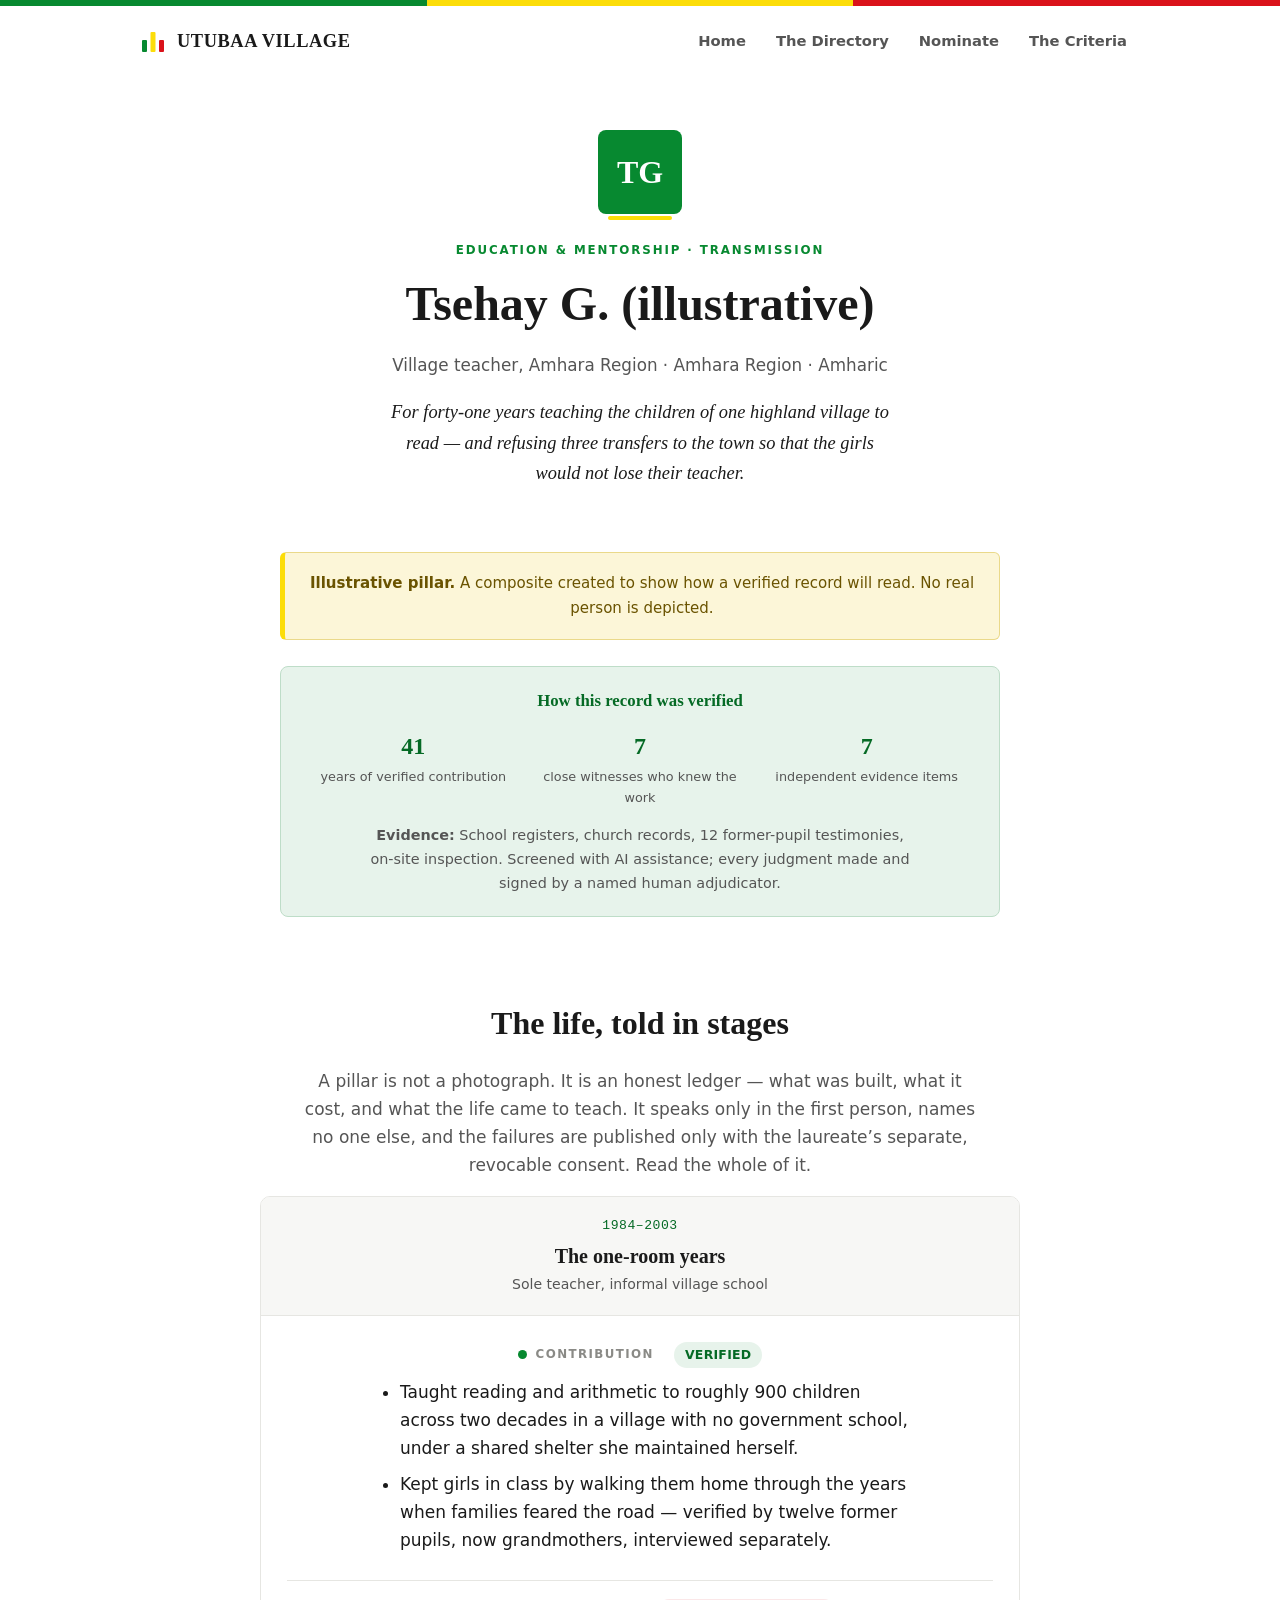
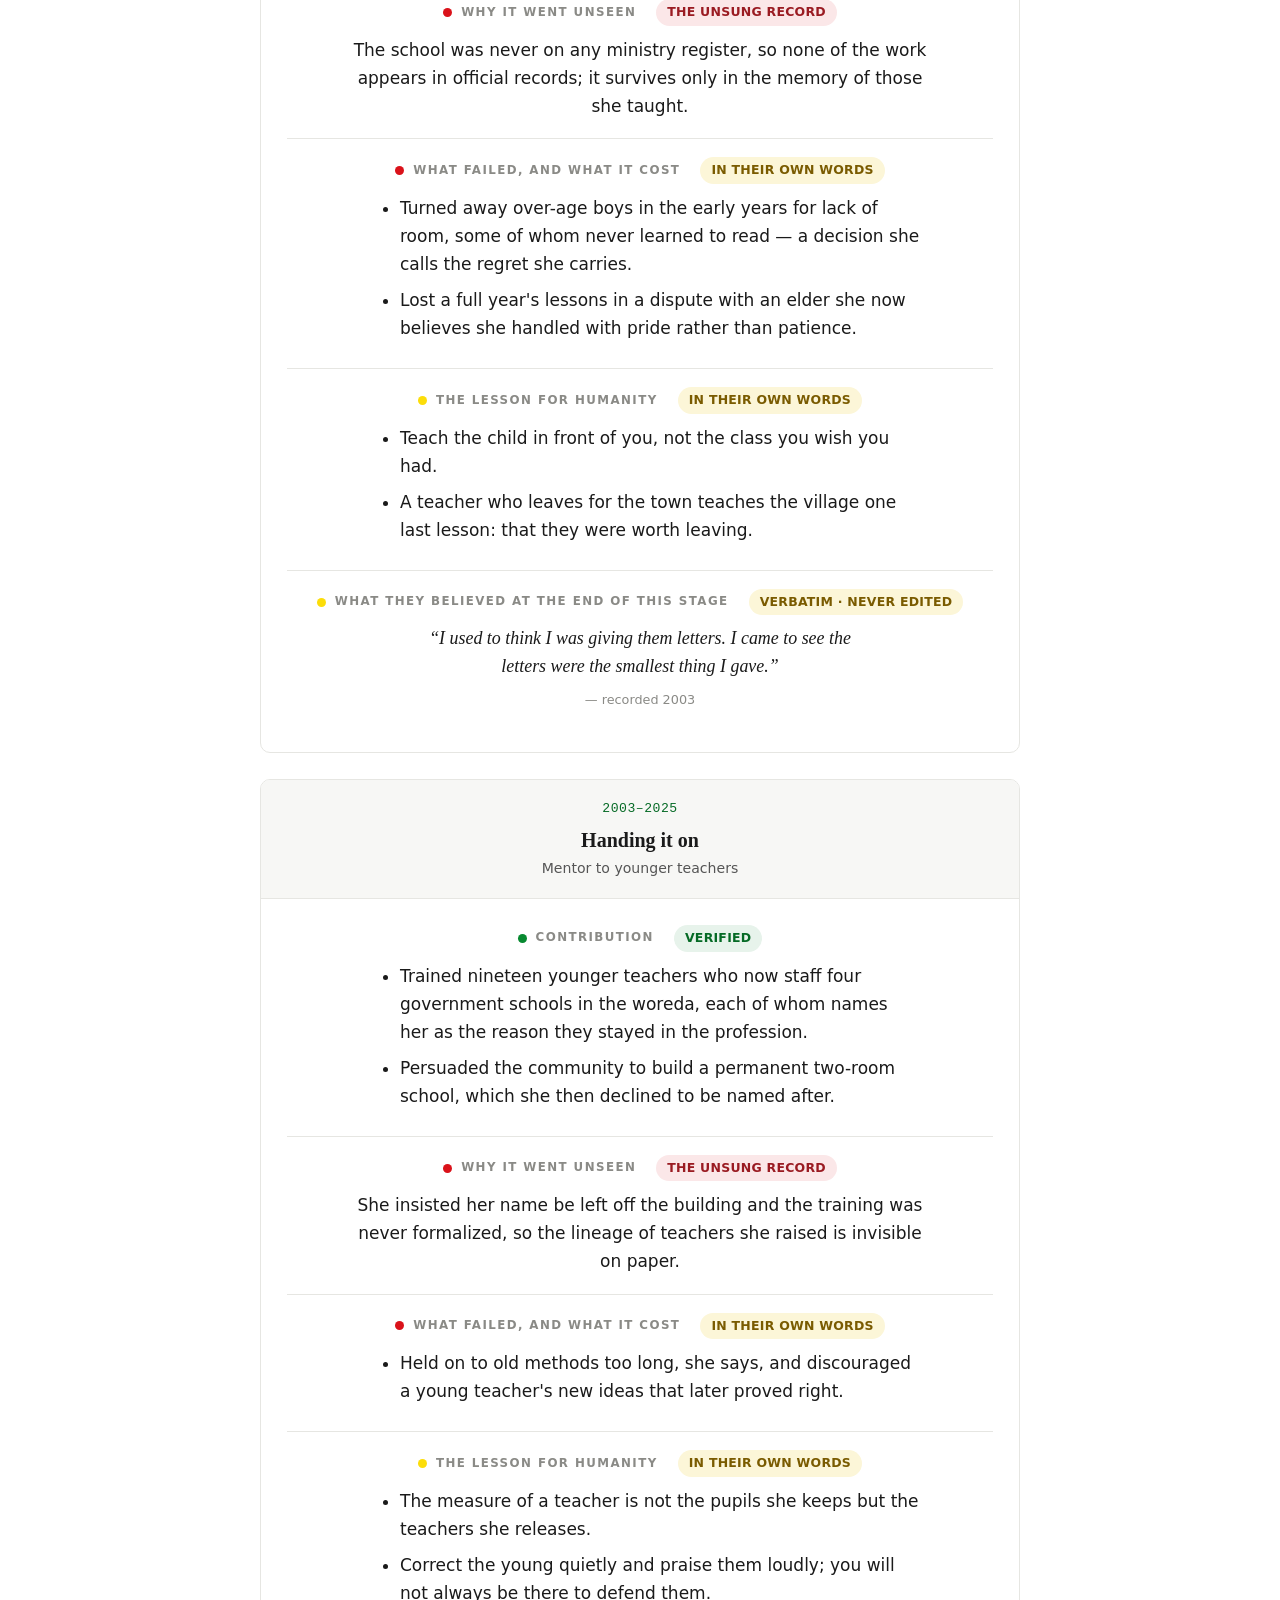
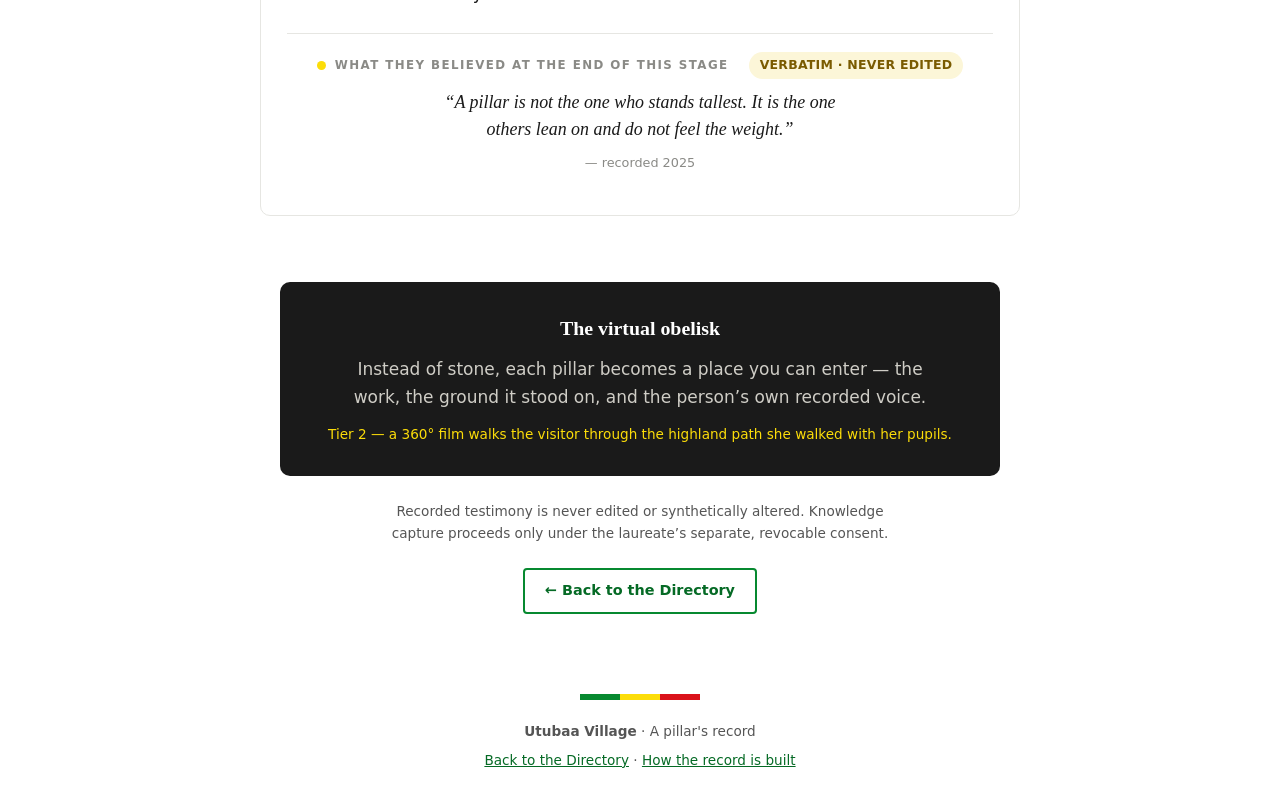
<file: profile.html>
<!DOCTYPE html>
<html lang="en">
<head>
<meta charset="UTF-8">
<meta name="viewport" content="width=device-width, initial-scale=1.0">
<title>A Pillar — Utubaa Village</title>
<meta name="description" content="A pillar in Utubaa Village: the verified life-stage ledger — contribution, the failures declared, the lessons for humanity, and the belief held at each stage's end.">
<link rel="icon" type="image/svg+xml" href="favicon.svg">
<link rel="stylesheet" href="styles.css">
</head>
<body>
<div class="tricolor" aria-hidden="true"><span class="g"></span><span class="y"></span><span class="r"></span></div>

<nav class="nav">
  <a class="brand" href="index.html">
    <svg width="26" height="26" viewBox="0 0 26 26" aria-hidden="true">
      <rect x="2" y="12" width="5" height="12" rx="1" fill="#078930"/><rect x="10.5" y="4" width="5" height="20" rx="1" fill="#FCDD09"/><rect x="19" y="12" width="5" height="12" rx="1" fill="#DA121A"/>
    </svg>
    UTUBAA VILLAGE
  </a>
  <div class="nav-links">
    <a href="index.html">Home</a>
    <a href="directory.html">The Directory</a>
    <a href="nominate.html">Nominate</a>
    <a href="about.html">The Criteria</a>
  </div>
</nav>

<main id="main">
  <!-- rendered by JS -->
</main>

<footer class="site">
  <div class="tricolor" aria-hidden="true" style="max-width:120px;margin:0 auto 20px;"><span class="g"></span><span class="y"></span><span class="r"></span></div>
  <p><b>Utubaa Village</b> · A pillar's record</p>
  <p><a href="directory.html">Back to the Directory</a> · <a href="about.html">How the record is built</a></p>
</footer>

<script src="laureates.js"></script>
<script>
  function q(name){ var m = new RegExp('[?&]'+name+'=([^&]+)').exec(location.search); return m ? decodeURIComponent(m[1]) : null; }
  function initials(name){ return name.replace(/\(illustrative\)/i,'').trim().split(/\s+/).slice(0,2).map(function(w){return w[0];}).join('').toUpperCase(); }
  function esc(s){ return String(s).replace(/&/g,'&amp;').replace(/</g,'&lt;').replace(/>/g,'&gt;'); }
  function list(items){ return '<ul>'+items.map(function(i){return '<li>'+esc(i)+'</li>';}).join('')+'</ul>'; }

  var id = q('id');
  var l = (window.LAUREATES||[]).filter(function(x){return x.id===id;})[0] || window.LAUREATES[0];
  var main = document.getElementById('main');

  var stagesHtml = l.stages.map(function(s){
    return '<div class="stage">'
      + '<div class="stage-head"><div class="period">'+esc(s.period)+'</div><h3>'+esc(s.stage)+'</h3><div class="sub" style="font-size:.88rem;">'+esc(s.role)+'</div></div>'
      + '<div class="stage-body">'
      + '<div class="ledger-row"><div class="ledger-label"><span class="dot g"></span>Contribution &nbsp;<span class="chip verified">Verified</span></div>'+list(s.contribution)+'</div>'
      + '<div class="ledger-row"><div class="ledger-label"><span class="dot r"></span>Why it went unseen &nbsp;<span class="chip absence">The unsung record</span></div><p>'+esc(s.recognitionAbsence)+'</p></div>'
      + '<div class="ledger-row"><div class="ledger-label"><span class="dot r"></span>What failed, and what it cost &nbsp;<span class="chip ownwords">In their own words</span></div>'+list(s.failures)+'</div>'
      + '<div class="ledger-row"><div class="ledger-label"><span class="dot y"></span>The lesson for humanity &nbsp;<span class="chip ownwords">In their own words</span></div>'+list(s.lessons)+'</div>'
      + '<div class="ledger-row"><div class="ledger-label"><span class="dot y"></span>What they believed at the end of this stage &nbsp;<span class="chip ownwords">Verbatim · never edited</span></div>'
      + '<p class="belief">&ldquo;'+esc(s.belief.text)+'&rdquo;</p><div class="belief-date">— recorded '+esc(s.belief.date)+'</div></div>'
      + '</div></div>';
  }).join('');

  var v = l.verification;
  main.innerHTML =
    '<section class="profile-head"><div class="box">'
    + '<div class="monogram" style="background:'+l.color+';">'+initials(l.name)+'</div>'
    + '<span class="eyebrow">'+esc(FIELDS[l.field])+' · '+esc(MODES[l.mode])+'</span>'
    + '<h1>'+esc(l.name)+'</h1>'
    + '<p class="sub" style="font-size:1.05rem;">'+esc(l.role)+' &middot; '+esc(l.region)+' Region &middot; '+esc(l.languages)+'</p>'
    + '<p class="serif" style="font-style:italic;font-size:1.15rem;max-width:56ch;margin:18px auto 0;">'+esc(l.cite)+'</p>'
    + '</div></section>'

    + '<section class="band tight" style="padding-top:0;"><div class="box">'
    + '<div class="notice" style="margin-bottom:26px;"><b>Illustrative pillar.</b> A composite created to show how a verified record will read. No real person is depicted.</div>'
    + '<div class="verif-box"><h3>How this record was verified</h3><div class="verif-grid">'
    + '<div class="v"><div class="n">'+v.years+'</div><div class="l">years of verified contribution</div></div>'
    + '<div class="v"><div class="n">'+v.witnesses+'</div><div class="l">close witnesses who knew the work</div></div>'
    + '<div class="v"><div class="n">'+v.evidenceItems+'</div><div class="l">independent evidence items</div></div>'
    + '</div><p style="font-size:.9rem;color:var(--muted);margin:16px auto 0;max-width:60ch;"><b>Evidence:</b> '+esc(v.evidenceTypes)+'. Screened with AI assistance; every judgment made and signed by a named human adjudicator.</p></div>'
    + '</div></section>'

    + '<section class="band tight"><div class="box"><h2>The life, told in stages</h2>'
    + '<p class="sub">A pillar is not a photograph. It is an honest ledger — what was built, what it cost, and what the life came to teach. It speaks only in the first person, names no one else, and the failures are published only with the laureate&rsquo;s separate, revocable consent. Read the whole of it.</p></div>'
    + stagesHtml
    + '</section>'

    + '<section class="band tight" style="padding-top:0;"><div class="box">'
    + '<div class="testimony"><h3>The virtual obelisk</h3><p>Instead of stone, each pillar becomes a place you can enter — the work, the ground it stood on, and the person&rsquo;s own recorded voice.</p>'
    + '<div class="obelisk">'+esc(l.obelisk)+'</div></div>'
    + '<p class="sub" style="font-size:.85rem;margin-top:24px;">Recorded testimony is never edited or synthetically altered. Knowledge capture proceeds only under the laureate&rsquo;s separate, revocable consent.</p>'
    + '<div style="margin-top:24px;"><a class="cta ghost small" href="directory.html">&larr; Back to the Directory</a></div>'
    + '</div></section>';

  document.title = l.name + ' — Utubaa Village';
</script>
</body>
</html>
</file>
<file: styles.css>
/* Utubaa Village — shared design system. Medemer colors only; centered boxes & text except lists. */
:root {
  --green: #078930;
  --green-dark: #056A25;
  --yellow: #FCDD09;
  --red: #DA121A;
  --ink: #1A1A1A;
  --muted: #555555;
  --faint: #8A8A86;
  --paper: #FFFFFF;
  --soft: #F7F7F5;
  --line: #E6E6E2;
  --green-soft: #E7F3EB;
  --yellow-soft: #FCF6D8;
  --red-soft: #FBE7E8;
}
* { box-sizing: border-box; }
html { scroll-behavior: smooth; }
@media (prefers-reduced-motion: reduce) { html { scroll-behavior: auto; } }
body {
  margin: 0;
  background: var(--paper);
  color: var(--ink);
  font-family: "Segoe UI", system-ui, -apple-system, "Noto Sans", sans-serif;
  font-size: 17px;
  line-height: 1.65;
}
.serif { font-family: Cambria, Georgia, "Times New Roman", serif; }

/* centered by default; lists opt out */
section, header, footer, .box { text-align: center; }
.box { max-width: 820px; margin-inline: auto; padding-inline: 20px; }
.box-wide { max-width: 1040px; margin-inline: auto; padding-inline: 20px; }
ul, ol { text-align: left; }
li { margin-bottom: 8px; }
a { color: var(--green-dark); }
a:focus-visible, button:focus-visible, input:focus-visible, select:focus-visible, textarea:focus-visible {
  outline: 3px solid var(--yellow); outline-offset: 2px;
}

/* tricolor rule */
.tricolor { display: flex; height: 6px; }
.tricolor span { flex: 1; }
.tricolor .g { background: var(--green); }
.tricolor .y { background: var(--yellow); }
.tricolor .r { background: var(--red); }

/* nav */
.nav {
  display: flex; align-items: center; justify-content: space-between;
  gap: 16px; flex-wrap: wrap;
  max-width: 1040px; margin-inline: auto; padding: 16px 20px;
}
.brand { display: inline-flex; align-items: center; gap: 11px; font-family: Cambria, Georgia, serif; font-weight: 700; font-size: 1.15rem; letter-spacing: 0.03em; text-decoration: none; color: var(--ink); }
.brand svg { display: block; }
.nav-links { display: flex; gap: 4px; flex-wrap: wrap; }
.nav-links a {
  text-decoration: none; color: var(--muted); font-size: 0.92rem; font-weight: 600;
  padding: 7px 13px; border-radius: 4px;
}
.nav-links a:hover { background: var(--soft); color: var(--ink); }
.nav-links a.active { color: var(--green-dark); background: var(--green-soft); }

/* type */
h1 { font-family: Cambria, Georgia, serif; font-size: clamp(1.9rem, 5vw, 3rem); line-height: 1.14; margin: 0 auto 20px; max-width: 20ch; text-wrap: balance; }
h2 { font-family: Cambria, Georgia, serif; font-size: clamp(1.45rem, 3.3vw, 2rem); margin: 0 auto 14px; max-width: 28ch; text-wrap: balance; }
h3 { font-family: Cambria, Georgia, serif; }
.eyebrow { display: inline-block; font-size: 0.74rem; font-weight: 700; letter-spacing: 0.16em; text-transform: uppercase; color: var(--green); margin-bottom: 16px; }
.kicker-red { color: var(--red); }
.sub { color: var(--muted); }
section p { max-width: 62ch; margin-left: auto; margin-right: auto; }

/* bands */
.band { padding: 60px 20px; }
.band.soft { background: var(--soft); border-top: 1px solid var(--line); border-bottom: 1px solid var(--line); }
.band.tight { padding: 40px 20px; }

/* buttons */
.cta { display: inline-block; background: var(--green); color: #FFFFFF; font-weight: 600; text-decoration: none; padding: 13px 32px; border-radius: 4px; border: 2px solid var(--green); cursor: pointer; font-size: 1rem; }
.cta:hover, .cta:focus-visible { background: var(--green-dark); border-color: var(--green-dark); color:#fff; }
.cta.ghost { background: transparent; color: var(--green-dark); }
.cta.ghost:hover, .cta.ghost:focus-visible { background: var(--green-soft); }
.cta.small { padding: 9px 20px; font-size: 0.9rem; }

/* chips / tags */
.chip { display: inline-block; font-size: 0.78rem; font-weight: 700; padding: 3px 11px; border-radius: 20px; letter-spacing: 0.02em; }
.chip.verified { background: var(--green-soft); color: var(--green-dark); }
.chip.ownwords { background: var(--yellow-soft); color: #7A5B00; }
.chip.field { background: var(--soft); color: var(--muted); border: 1px solid var(--line); }
.chip.absence { background: var(--red-soft); color: #9A1B22; }

/* pillars mark */
.pillars-mark { display: flex; justify-content: center; gap: 13px; align-items: flex-end; margin: 0 auto 30px; }
.pillars-mark span { display: block; width: 20px; border-radius: 3px 3px 0 0; }
.pm-g { background: var(--green); } .pm-y { background: var(--yellow); } .pm-r { background: var(--red); }

/* notice */
.notice { max-width: 720px; margin: 30px auto 0; background: var(--yellow-soft); border: 1px solid #EAD98A; border-left: 5px solid var(--yellow); border-radius: 6px; padding: 18px 24px; text-align: center; font-size: 0.94rem; color: #6a5300; }
.notice.green { background: var(--green-soft); border-color: #B8DCC3; border-left-color: var(--green); color: var(--green-dark); }
.notice b { color: inherit; }

/* footer */
footer.site { padding: 40px 20px 30px; color: var(--muted); font-size: 0.85rem; }
footer.site p { max-width: 72ch; margin: 6px auto; }
footer.site a { color: var(--green-dark); }

/* ---- directory ---- */
.filters { display: flex; flex-wrap: wrap; gap: 8px; justify-content: center; max-width: 900px; margin: 0 auto 28px; padding-inline: 20px; }
.filter-btn { font-size: 0.85rem; font-weight: 600; padding: 7px 15px; border-radius: 20px; border: 1px solid var(--line); background: var(--paper); color: var(--muted); cursor: pointer; }
.filter-btn:hover { border-color: var(--green); color: var(--green-dark); }
.filter-btn.active { background: var(--green); border-color: var(--green); color: #FFFFFF; }
.search { display: block; width: min(440px, 90%); margin: 0 auto 26px; padding: 12px 18px; border: 1px solid var(--line); border-radius: 24px; font-size: 1rem; text-align: center; }

.pillar-grid { display: grid; grid-template-columns: repeat(auto-fill, minmax(270px, 1fr)); gap: 18px; max-width: 1040px; margin: 0 auto; padding-inline: 20px; }
.pillar-card { display: flex; flex-direction: column; align-items: center; text-align: center; background: var(--paper); border: 1px solid var(--line); border-radius: 8px; padding: 26px 22px; text-decoration: none; color: var(--ink); transition: transform .12s ease, box-shadow .12s ease, border-color .12s ease; }
.pillar-card:hover { transform: translateY(-3px); box-shadow: 0 10px 24px rgba(0,0,0,.06); border-color: var(--green); }
.monogram { width: 66px; height: 66px; border-radius: 8px; display: flex; align-items: center; justify-content: center; font-family: Cambria, Georgia, serif; font-weight: 700; font-size: 1.6rem; color: #fff; margin-bottom: 14px; position: relative; }
.monogram::after { content: ""; position: absolute; left: 10px; right: 10px; bottom: -6px; height: 4px; background: var(--yellow); border-radius: 2px; }
.pillar-card h3 { margin: 0 0 4px; font-size: 1.12rem; }
.pillar-card .role { font-size: 0.9rem; color: var(--muted); margin: 0 0 12px; }
.pillar-card .cite { font-size: 0.9rem; color: var(--ink); margin: 0 0 14px; line-height: 1.5; }
.pillar-card .foot { display: flex; gap: 8px; flex-wrap: wrap; justify-content: center; margin-top: auto; }
.fieldcode { font-family: Consolas, monospace; font-weight: 700; letter-spacing: .05em; }

/* ---- profile ---- */
.profile-head { padding: 54px 20px 34px; }
.profile-head .monogram { margin: 0 auto 20px; width: 84px; height: 84px; font-size: 2rem; }
.verif-box { max-width: 720px; margin: 0 auto; background: var(--green-soft); border: 1px solid #BEDDC8; border-radius: 8px; padding: 20px 26px; }
.verif-box h3 { margin: 0 0 12px; color: var(--green-dark); font-size: 1.05rem; }
.verif-grid { display: grid; grid-template-columns: repeat(auto-fit, minmax(150px, 1fr)); gap: 14px; }
.verif-grid .v .n { font-family: Cambria, Georgia, serif; font-weight: 700; font-size: 1.5rem; color: var(--green-dark); font-variant-numeric: tabular-nums; }
.verif-grid .v .l { font-size: 0.8rem; color: var(--muted); }

.stage { max-width: 760px; margin: 0 auto 26px; background: var(--paper); border: 1px solid var(--line); border-radius: 10px; overflow: hidden; text-align: center; }
.stage-head { background: var(--soft); padding: 18px 24px; border-bottom: 1px solid var(--line); }
.stage-head .period { font-family: Consolas, monospace; font-size: 0.82rem; color: var(--green-dark); letter-spacing: .04em; }
.stage-head h3 { margin: 4px 0 0; font-size: 1.25rem; }
.stage-body { padding: 8px 26px 24px; }
.ledger-row { padding: 18px 0; border-bottom: 1px solid var(--line); }
.ledger-row:last-child { border-bottom: none; }
.ledger-label { display: flex; align-items: center; justify-content: center; gap: 9px; font-size: 0.74rem; font-weight: 700; letter-spacing: 0.12em; text-transform: uppercase; color: var(--faint); margin-bottom: 10px; }
.ledger-label .dot { width: 9px; height: 9px; border-radius: 50%; }
.dot.g { background: var(--green); } .dot.y { background: var(--yellow); } .dot.r { background: var(--red); }
.ledger-row ul { max-width: 560px; margin: 0 auto; }
.ledger-row .belief { font-family: Cambria, Georgia, serif; font-style: italic; font-size: 1.12rem; max-width: 48ch; margin: 0 auto 8px; line-height: 1.55; }
.ledger-row .belief-date { font-size: 0.8rem; color: var(--faint); }
.ledger-row p { max-width: 54ch; margin: 0 auto; }

.testimony { max-width: 720px; margin: 0 auto; background: var(--ink); color: #F2EFE8; border-radius: 10px; padding: 30px 28px; }
.testimony h3 { color: #fff; margin: 0 0 10px; }
.testimony p { color: #cfcdc6; max-width: 56ch; margin: 0 auto 6px; }
.testimony .obelisk { font-size: 0.85rem; color: var(--yellow); margin-top: 12px; }

/* ---- nominate form ---- */
.form-wrap { max-width: 720px; margin: 0 auto; text-align: left; }
.form-step { background: var(--paper); border: 1px solid var(--line); border-radius: 10px; padding: 26px 26px 22px; margin-bottom: 20px; }
.form-step > .step-num { display: inline-flex; align-items: center; justify-content: center; width: 30px; height: 30px; border-radius: 50%; background: var(--green); color: #fff; font-weight: 700; margin-bottom: 4px; }
.form-step h3 { margin: 8px 0 4px; text-align: left; }
.form-step .hint { color: var(--muted); font-size: 0.92rem; margin: 0 0 16px; }
label.field { display: block; margin-bottom: 14px; font-weight: 600; font-size: 0.92rem; }
label.field span.req { color: var(--red); }
label.field input, label.field select, label.field textarea {
  display: block; width: 100%; margin-top: 6px; padding: 11px 14px; border: 1px solid var(--line);
  border-radius: 6px; font-size: 1rem; font-family: inherit; font-weight: 400;
}
label.field textarea { min-height: 90px; resize: vertical; }
.grid-2 { display: grid; grid-template-columns: 1fr 1fr; gap: 14px; }
@media (max-width: 560px) { .grid-2 { grid-template-columns: 1fr; } }
.check { display: flex; gap: 10px; align-items: flex-start; margin-bottom: 10px; font-size: 0.94rem; font-weight: 400; }
.check input { margin-top: 4px; width: 18px; height: 18px; flex-shrink: 0; }
.claim-row, .witness-row { border: 1px dashed var(--line); border-radius: 8px; padding: 16px; margin-bottom: 12px; background: var(--soft); }
.row-head { display: flex; justify-content: space-between; align-items: center; margin-bottom: 8px; }
.row-head b { font-family: Cambria, Georgia, serif; }
.remove-btn { background: none; border: none; color: var(--red); cursor: pointer; font-size: 0.85rem; font-weight: 600; }
.add-btn { background: var(--green-soft); color: var(--green-dark); border: 1px solid #BEDDC8; border-radius: 6px; padding: 9px 16px; font-weight: 600; cursor: pointer; font-size: 0.9rem; }
.evidence-classes { font-size: 0.85rem; color: var(--muted); }
.summary-out { background: var(--soft); border: 1px solid var(--line); border-radius: 8px; padding: 20px 22px; margin-top: 16px; white-space: pre-wrap; font-family: Consolas, monospace; font-size: 0.85rem; text-align: left; }
.err { color: var(--red); font-weight: 600; font-size: 0.9rem; margin-top: 10px; }

/* criteria cards on nominate intro */
.crit-grid { display: grid; grid-template-columns: repeat(auto-fit, minmax(230px, 1fr)); gap: 16px; max-width: 940px; margin: 30px auto 0; padding-inline: 20px; }
.crit { background: var(--paper); border: 1px solid var(--line); border-top: 4px solid var(--green); border-radius: 8px; padding: 22px; text-align: center; }
.crit:nth-child(3n+2) { border-top-color: var(--yellow); }
.crit:nth-child(3n) { border-top-color: var(--red); }
.crit h3 { margin: 0 0 8px; font-size: 1.05rem; }
.crit p { margin: 0; font-size: 0.9rem; color: var(--muted); }
</file>
